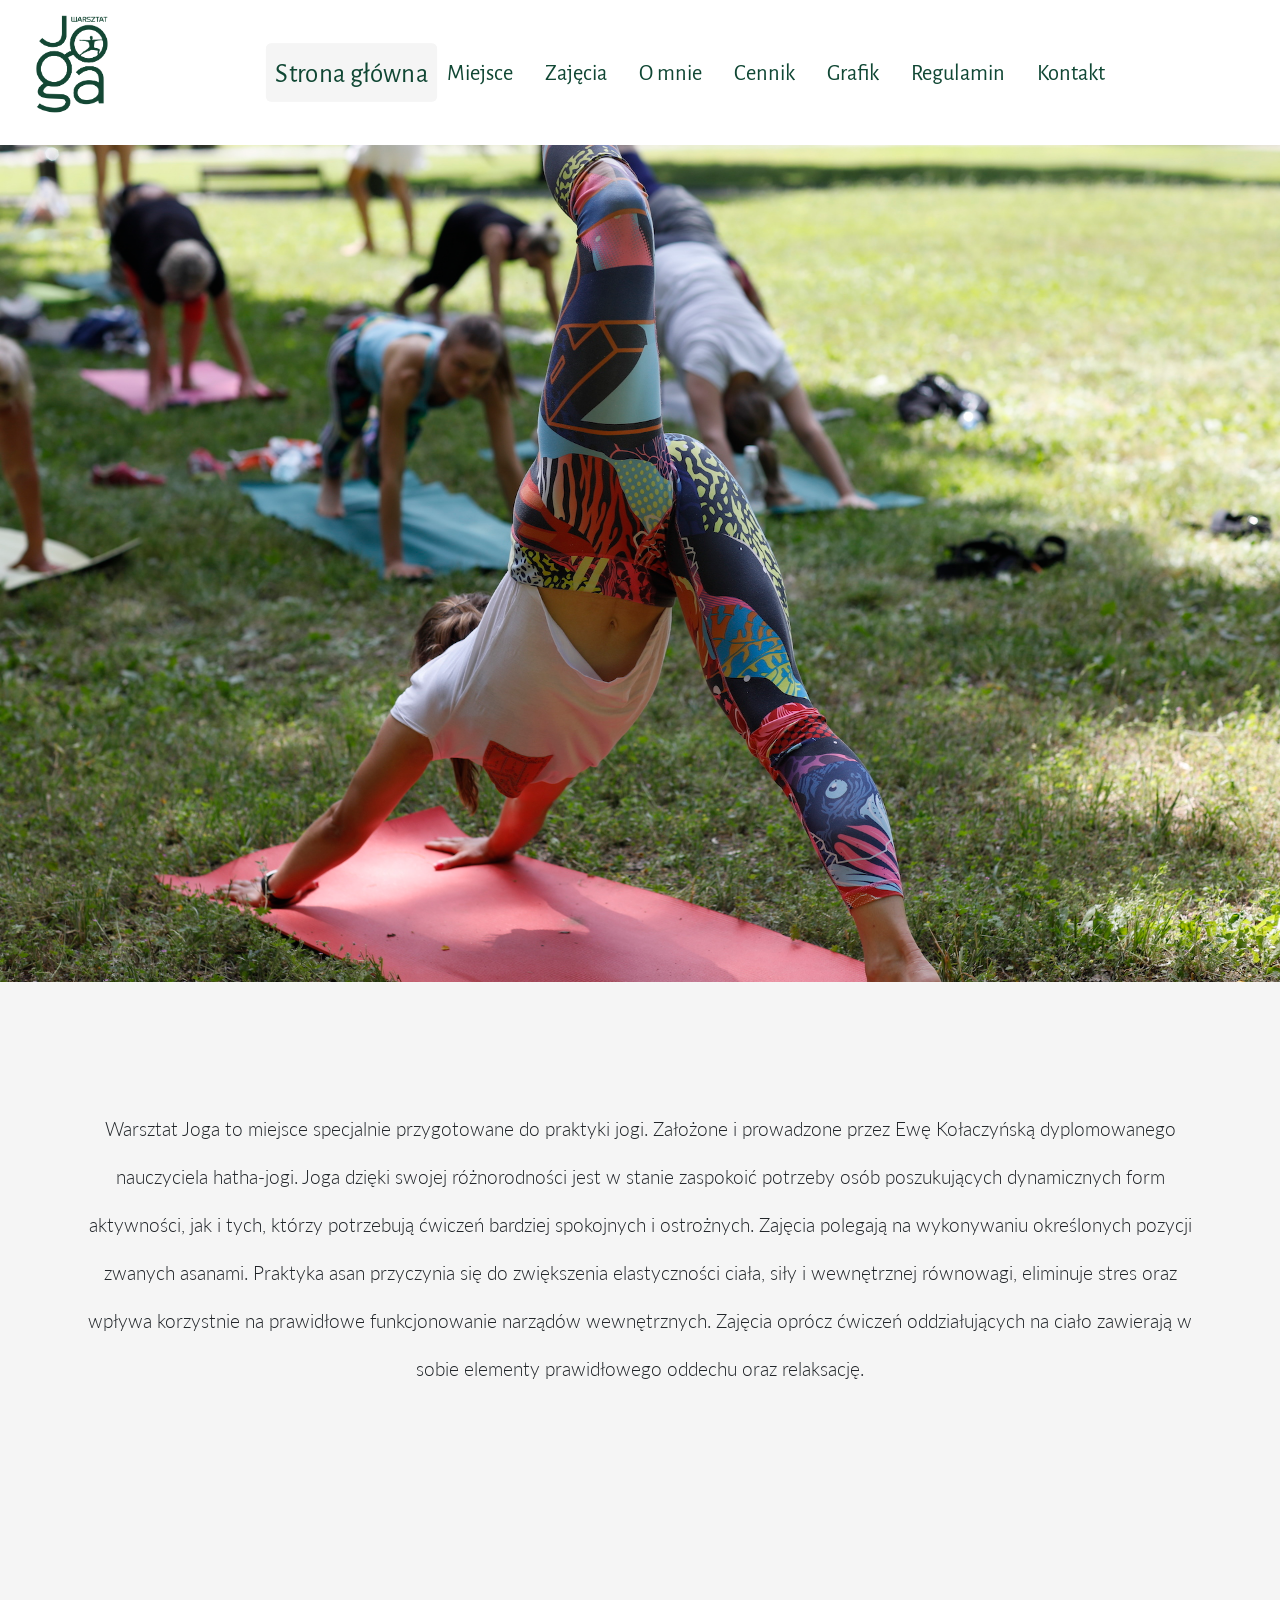
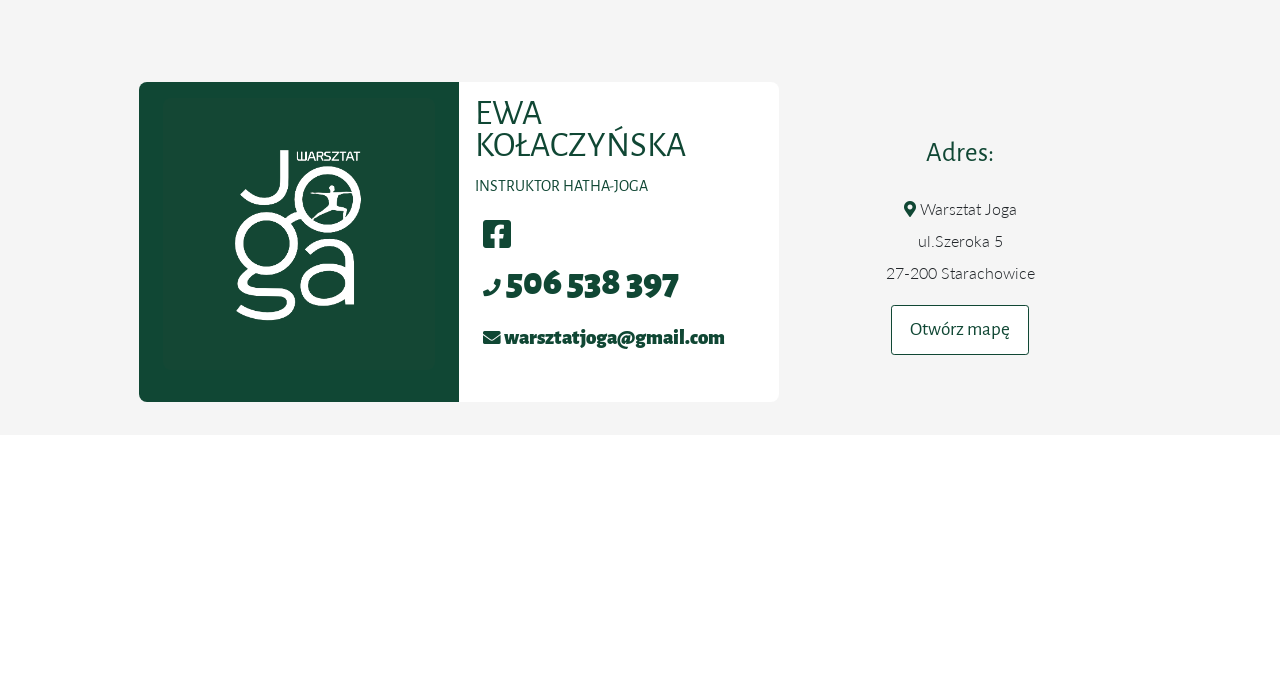
<file: index.html>
<!DOCTYPE html>
<html lang="en">

<head>
    <meta charset="UTF-8">
    <meta name="viewport" content="width=device-width, initial-scale=1.0">
    <meta http-equiv="X-UA-Compatible" content="ie=edge">
    <title>Warsztat Joga</title>
    <link rel="icon" type="image/png" href="images/favicon.ico">
    <link
        href="https://fonts.googleapis.com/css2?family=Alegreya+Sans:wght@300;400;700&family=Lato:ital,wght@0,300;0,400;1,300&display=swap"
        rel="stylesheet">
    <link href="https://use.fontawesome.com/releases/v5.0.8/css/all.css" rel="stylesheet">
    <link href="vendor/bootstrap.min.css" rel="stylesheet">
    <link rel="stylesheet" href="style.css">

</head>

<body>
    <!-- Navbar -->
    <nav class="navbar navbar-expand-xl">
        <a href="index.html"><img class="logo" src="images/logo-white.png" alt="logo"></a>
        <button class="navbar-toggler navbar-light" type="button" data-toggle="collapse" data-target="#navbarContent">
            <span class="navbar-toggler-icon"></span>
        </button>
        <div class="collapse navbar-collapse" id="navbarContent">
            <div class="navbar-nav">
                <a href="index.html" class="nav-item nav-link active">Strona główna</a>
                <a href="place.html" class="nav-item nav-link">Miejsce</a>
                <a href="our-offer.html" class="nav-item nav-link">Zajęcia</a>
                <a href="about-me.html" class="nav-item nav-link">O mnie</a>
                <a href="price-list.html" class="nav-item nav-link">Cennik</a>
                <a href="rooster.html" class="nav-item nav-link">Grafik</a>
                <a href="regulations.html" class="nav-item nav-link">Regulamin</a>
                <a href="contact.html" class="nav-item nav-link">Kontakt</a>
            </div>
        </div>
    </nav>

    <section class="top">
        <!-- Top -->
        <hr>
        <div class="wrap">
            <img class="background" src="images/main1.jpg" alt="img">
            <img class="background" src="images/main2.jpg" alt="img">
        </div>
        <div class="bg-grey">
            <div class="container about-joga-text">
                <p>
                    Warsztat Joga to miejsce specjalnie przygotowane do praktyki jogi. Założone i prowadzone przez Ewę
                    Kołaczyńską dyplomowanego nauczyciela hatha-jogi.
                    Joga dzięki swojej różnorodności jest w stanie zaspokoić potrzeby osób poszukujących dynamicznych
                    form aktywności, jak i tych, którzy potrzebują ćwiczeń bardziej spokojnych i ostrożnych.
                    Zajęcia polegają na wykonywaniu określonych pozycji zwanych asanami. Praktyka asan przyczynia się do
                    zwiększenia elastyczności ciała, siły i wewnętrznej równowagi, eliminuje stres oraz wpływa
                    korzystnie na prawidłowe funkcjonowanie narządów wewnętrznych. Zajęcia oprócz ćwiczeń oddziałujących
                    na ciało zawierają w sobie elementy prawidłowego oddechu oraz relaksację.
                </p>
            </div>
        </div>

        <!-- Footer -->
        <footer class="container-fluid">
            <div class="row site-footer">
                <div class="footer-col logo-col">
                    <a href="contact.html"><img class="logo-green" src="images/logo-green.png" alt="logo"></a>
                </div>
                <div class="footer-col contact-col">
                    <h2>EWA <br> KOŁACZYŃSKA</h2>
                    <h3 class="text-uppercase">Instruktor hatha-joga</h3>
                    <a href="https://www.facebook.com/warsztatjoga" target="_blank"><i
                            class="fab fa-facebook-square bottle-green facebook-icon"></i><a><br>
                            <a class="phone" href="tel:506538397">
                                <i class="fas fa-phone bottle-green phone-icon"><span class="phone-nr">
                                        506 538 397</span></i>
                            </a><br>
                            <a class="email" href="mailto:ewakolaczynska@gmail.com">
                                <i class="fas fa-envelope bottle-green email-icon"><span class="email-address">
                                        warsztatjoga@gmail.com</span></i>
                            </a><br>
                </div>
                <div class="footer-col  address-col">
                    <h2>Adres:</h2>
                    <p>
                        <i class="fas fa-map-marker-alt bottle-green"></i>
                        Warsztat Joga <br>
                        ul.Szeroka 5 <br> 27-200 Starachowice
                    </p>
                    <div class="button">
                        <a href="https://g.page/warsztatjoga?share" target="_blank"><button class="map-button"> Otwórz
                                mapę</button></a>
                    </div>
                </div>
        </footer>
    </section>

    <!-- Copyright -->
    <section class="container-fluid text-center copyright">
        &copy; Copyright 2020 Warsztat Joga Wszelkie prawa zastrzeżone
        <span class="d-block copyright-designed">Designed by Agnieszka Fila</span>
    </section>

    <script src="https://code.jquery.com/jquery-3.4.1.slim.min.js"
        integrity="sha384-J6qa4849blE2+poT4WnyKhv5vZF5SrPo0iEjwBvKU7imGFAV0wwj1yYfoRSJoZ+n" crossorigin="anonymous">
        </script>
    <script src="https://cdn.jsdelivr.net/npm/popper.js@1.16.0/dist/umd/popper.min.js"
        integrity="sha384-Q6E9RHvbIyZFJoft+2mJbHaEWldlvI9IOYy5n3zV9zzTtmI3UksdQRVvoxMfooAo" crossorigin="anonymous">
        </script>
    <script src="https://stackpath.bootstrapcdn.com/bootstrap/4.4.1/js/bootstrap.min.js"
        integrity="sha384-wfSDF2E50Y2D1uUdj0O3uMBJnjuUD4Ih7YwaYd1iqfktj0Uod8GCExl3Og8ifwB6" crossorigin="anonymous">
        </script>

</body>

</html>
</file>
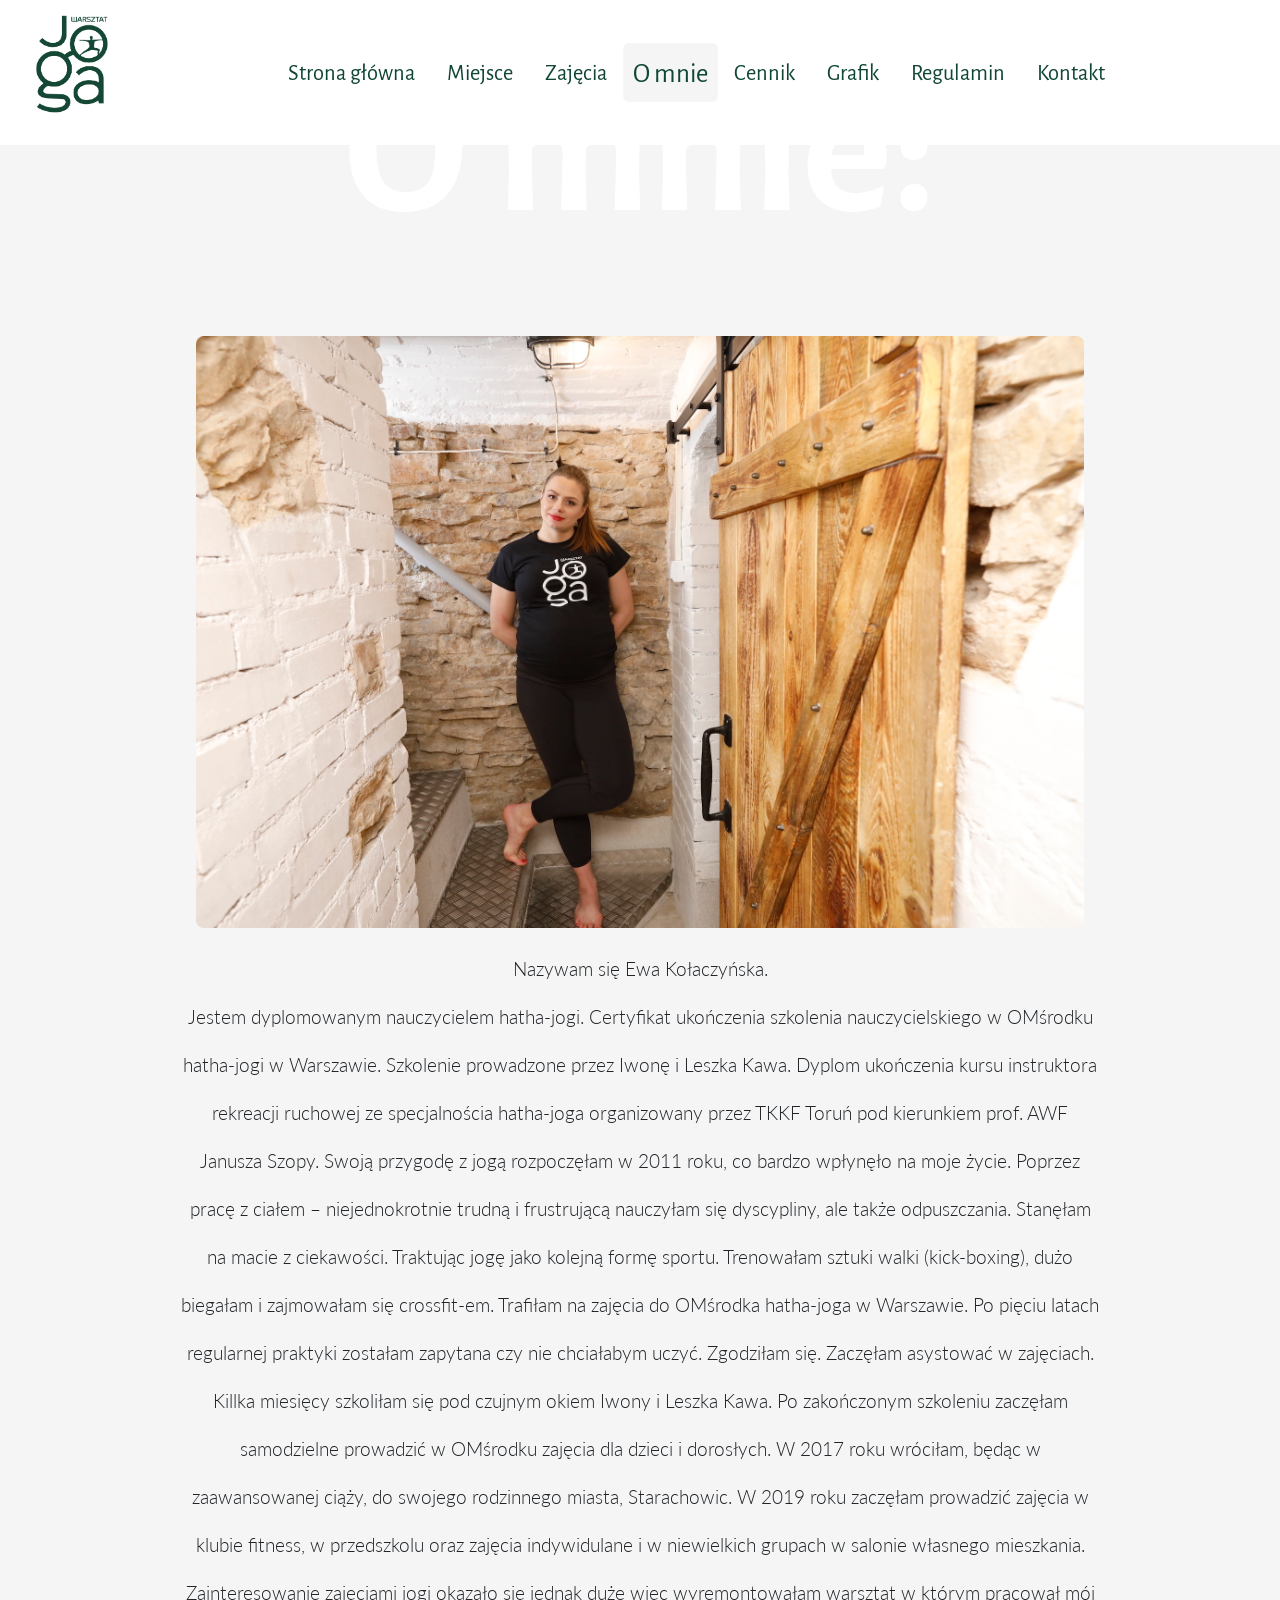
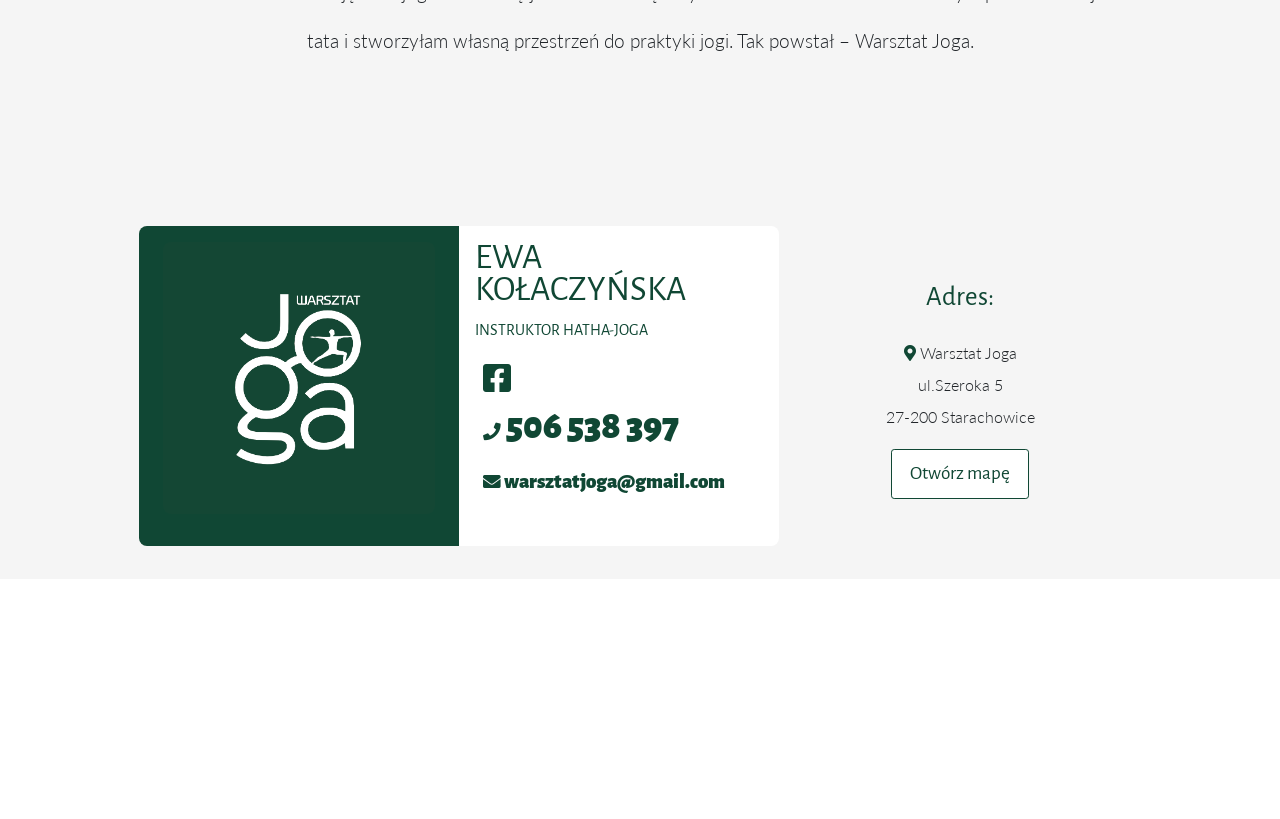
<file: about-me.html>
<!DOCTYPE html>
<html lang="en">

<head>
    <meta charset="UTF-8">
    <meta name="viewport" content="width=device-width, initial-scale=1.0">
    <meta http-equiv="X-UA-Compatible" content="ie=edge">
    <link rel="icon" type="image/png" href="images/favicon.ico">
    <link href="https://fonts.googleapis.com/css2?family=Alegreya+Sans:wght@300;400;700&family=Lato:ital,wght@0,300;0,400;1,300&display=swap" rel="stylesheet">
    <link href="https://use.fontawesome.com/releases/v5.0.8/css/all.css" rel="stylesheet">
    <link href="vendor/bootstrap.min.css" rel="stylesheet">
    <link rel="stylesheet" href="style.css">
    <title>Warsztat Joga</title>
</head>

<body>
    <!-- Navbar -->
    <nav class="navbar navbar-expand-xl">
        <a href="index.html"><img class="logo" src="images/logo-white.png" alt="logo"></a>
        <button class="navbar-toggler navbar-light" type="button" data-toggle="collapse" data-target="#navbarContent">
            <span class="navbar-toggler-icon"></span>
        </button>
        <div class="collapse navbar-collapse" id="navbarContent">
            <div class="navbar-nav">
                <a href="index.html" class="nav-item nav-link">Strona główna</a>
                <a href="place.html" class="nav-item nav-link">Miejsce</a>
                <a href="our-offer.html" class="nav-item nav-link">Zajęcia</a>
                <a href="about-me.html" class="nav-item nav-link active">O mnie</a>
                <a href="price-list.html" class="nav-item nav-link">Cennik</a>
                <a href="rooster.html" class="nav-item nav-link">Grafik</a>
                <a href="regulations.html" class="nav-item nav-link">Regulamin</a>
                <a href="contact.html" class="nav-item nav-link">Kontakt</a>
            </div>
        </div>
    </nav>

    <section class="top">
        <!-- About me -->
        <h1>O mnie:</h1>
        <div class="container">
            <div class="row about-me">
                <div class="col">
                    <img class="my-picture" src="images/ewa.jpg" alt="ewa">
                </div>
                <div class=" text-about-me">
                Nazywam się Ewa Kołaczyńska. <br>
                Jestem dyplomowanym nauczycielem hatha-jogi.
                Certyfikat ukończenia szkolenia nauczycielskiego w OMśrodku hatha-jogi w Warszawie. Szkolenie
                prowadzone
                przez Iwonę i Leszka Kawa.
                Dyplom ukończenia kursu instruktora rekreacji ruchowej ze specjalnościa hatha-joga organizowany
                przez
                TKKF Toruń pod kierunkiem prof. AWF Janusza Szopy.
                Swoją przygodę z jogą rozpoczęłam w 2011 roku, co bardzo wpłynęło na moje życie. Poprzez pracę z
                ciałem –
                niejednokrotnie trudną i frustrującą nauczyłam się dyscypliny, ale także odpuszczania. Stanęłam na
                macie
                z ciekawości. Traktując jogę jako kolejną formę sportu. Trenowałam sztuki walki (kick-boxing), dużo
                biegałam i zajmowałam się crossfit-em. Trafiłam na zajęcia do OMśrodka hatha-joga w Warszawie. Po
                pięciu
                latach regularnej praktyki zostałam zapytana czy nie chciałabym uczyć. Zgodziłam się. Zaczęłam
                asystować
                w zajęciach. Killka miesięcy szkoliłam się pod czujnym okiem Iwony i Leszka Kawa. Po zakończonym
                szkoleniu zaczęłam samodzielne prowadzić w OMśrodku zajęcia dla dzieci i dorosłych. W 2017 roku
                wróciłam, będąc w zaawansowanej ciąży, do swojego rodzinnego miasta, Starachowic. W 2019 roku
                zaczęłam
                prowadzić zajęcia w klubie fitness, w przedszkolu oraz zajęcia indywidulane i w niewielkich grupach
                w
                salonie własnego mieszkania. Zainteresowanie zajęciami jogi okazało się jednak duże więc
                wyremontowałam
                warsztat w którym pracował mój tata i stworzyłam własną przestrzeń do praktyki jogi. Tak powstał –
                Warsztat Joga.
                </div>
            </div>
        </div>
    </div>
        <!-- Footer -->
        <footer class="container-fluid">
            <div class="row site-footer">
                <div class="footer-col logo-col">
                    <a href="contact.html"><img class="logo-green" src="images/logo-green.png" alt="logo"></a>
                </div>
                <div class="footer-col contact-col">
                    <h2>EWA <br> KOŁACZYŃSKA</h2>
                    <h3 class="text-uppercase">Instruktor hatha-joga</h3>
                    <a href="https://www.facebook.com/warsztatjoga" target="_blank"><i
                            class="fab fa-facebook-square bottle-green facebook-icon"></i><a><br>
                            <a class="phone" href="tel:506538397">
                                <i class="fas fa-phone bottle-green phone-icon"><span class="phone-nr">
                                        506 538 397</span></i>
                            </a><br>
                            <a class="email" href="mailto:ewakolaczynska@gmail.com">
                                <i class="fas fa-envelope bottle-green email-icon"><span class="email-address">
                                        warsztatjoga@gmail.com</span></i>
                            </a><br>
                </div>
                <div class="footer-col  address-col">
                    <h2>Adres:</h2>
                    <p>
                        <i class="fas fa-map-marker-alt bottle-green"></i>
                        Warsztat Joga <br>
                        ul.Szeroka 5 <br> 27-200 Starachowice
                    </p>
                    <div class="button">
                        <a href="https://g.page/warsztatjoga?share" target="_blank"><button class="map-button"> Otwórz
                                mapę</button></a>
                    </div>
                </div>
        </footer>
    </section>

    <!-- Copyright -->
    <section class="container-fluid text-center copyright">
        &copy; Copyright 2020 Warsztat Joga Wszelkie prawa zastrzeżone
        <span class="d-block copyright-designed">Designed by Agnieszka Fila</span>
    </section>

    <script src="https://code.jquery.com/jquery-3.4.1.slim.min.js"
        integrity="sha384-J6qa4849blE2+poT4WnyKhv5vZF5SrPo0iEjwBvKU7imGFAV0wwj1yYfoRSJoZ+n" crossorigin="anonymous">
        </script>
    <script src="https://cdn.jsdelivr.net/npm/popper.js@1.16.0/dist/umd/popper.min.js"
        integrity="sha384-Q6E9RHvbIyZFJoft+2mJbHaEWldlvI9IOYy5n3zV9zzTtmI3UksdQRVvoxMfooAo" crossorigin="anonymous">
        </script>
    <script src="https://stackpath.bootstrapcdn.com/bootstrap/4.4.1/js/bootstrap.min.js"
        integrity="sha384-wfSDF2E50Y2D1uUdj0O3uMBJnjuUD4Ih7YwaYd1iqfktj0Uod8GCExl3Og8ifwB6" crossorigin="anonymous">
        </script>

</body>

</html>
</file>
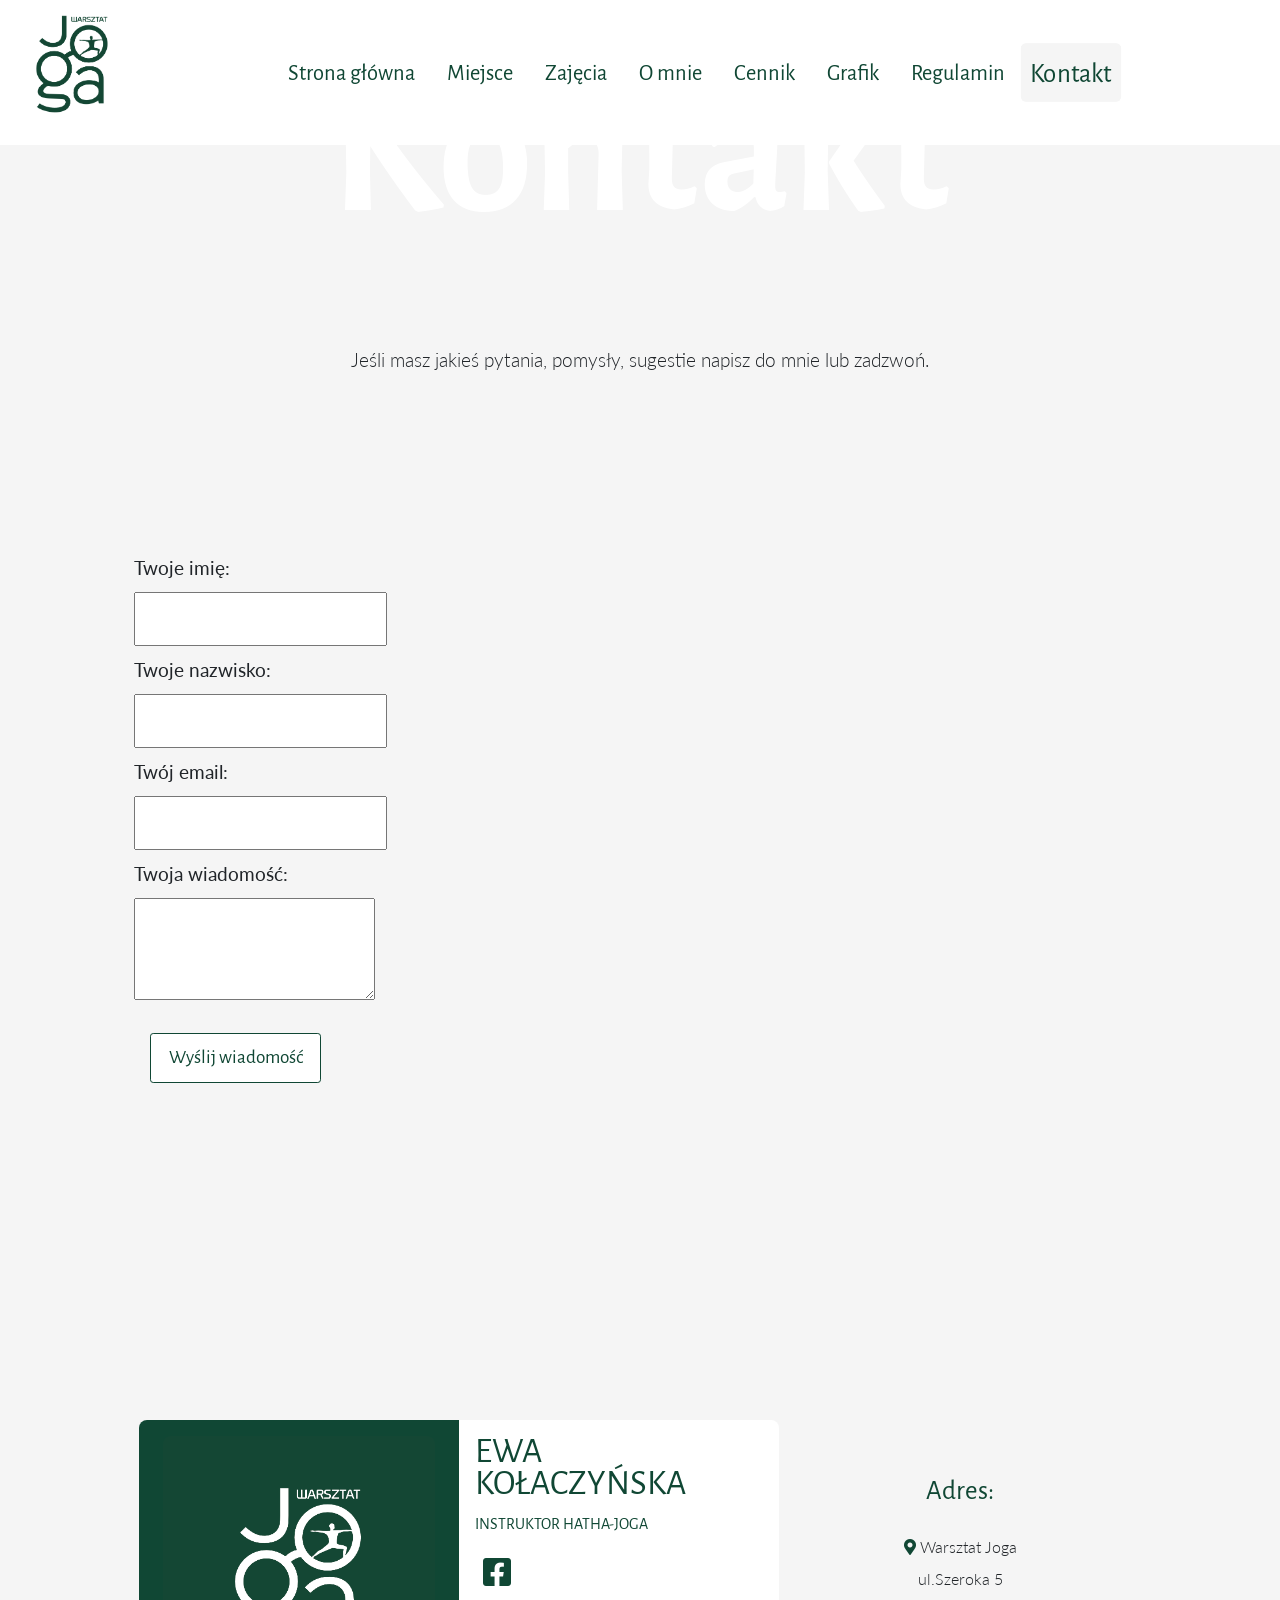
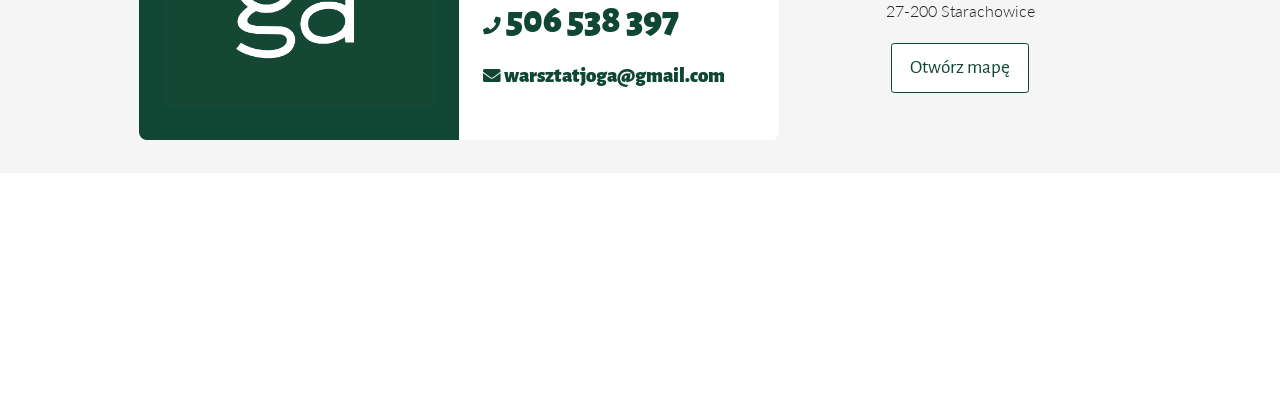
<file: contact.html>
<!DOCTYPE html>
<html lang="en">

<head>
    <meta charset="UTF-8">
    <meta name="viewport" content="width=device-width, initial-scale=1.0">
    <meta http-equiv="X-UA-Compatible" content="ie=edge">
    <title>Warsztat Joga</title>
    <link rel="icon" type="image/png" href="images/favicon.ico">
    <link
        href="https://fonts.googleapis.com/css2?family=Alegreya+Sans:wght@300;400&family=Lato:ital,wght@0,300;0,400;1,300&display=swap"
        rel="stylesheet">
    <link href="https://use.fontawesome.com/releases/v5.0.8/css/all.css" rel="stylesheet">
    <link href="vendor/bootstrap.min.css" rel="stylesheet">
    <link rel="stylesheet" href="style.css">
</head>

<body>
    <!-- Navbar -->
    <nav class="navbar navbar-expand-xl">
        <a href="index.html"><img class="logo" src="images/logo-white.png" alt="logo"></a>
        <button class="navbar-toggler navbar-light" type="button" data-toggle="collapse" data-target="#navbarContent">
            <span class="navbar-toggler-icon"></span>
        </button>
        <div class="collapse navbar-collapse" id="navbarContent">
            <div class="navbar-nav">
                <a href="index.html" class="nav-item nav-link">Strona główna</a>
                <a href="place.html" class="nav-item nav-link">Miejsce</a>
                <a href="our-offer.html" class="nav-item nav-link">Zajęcia</a>
                <a href="about-me.html" class="nav-item nav-link">O mnie</a>
                <a href="price-list.html" class="nav-item nav-link">Cennik</a>
                <a href="rooster.html" class="nav-item nav-link">Grafik</a>
                <a href="regulations.html" class="nav-item nav-link">Regulamin</a>
                <a href="contact.html" class="nav-item nav-link active">Kontakt</a>
            </div>
        </div>
    </nav>
    <section class="top">
        <!-- Formularz -->
        <div class="contact d-block text-center">
            <h1>Kontakt</h1>
            <p>Jeśli masz jakieś pytania, pomysły, sugestie napisz do mnie lub zadzwoń.</p>
        </div>
        <section class="contact">
            <div class="container form">
                <form action="">
                    <label for="name">Twoje imię:</label><br>
                    <input type="text" id="name"><br>
                    <label for="name">Twoje nazwisko:</label><br>
                    <input type="text" id="name"><br>
                    <label for="email">Twój email:</label><br>
                    <input type="email" id="email" required><br>
                    <label for="name">Twoja wiadomość:</label><br>
                    <textarea id="message" required></textarea><br>
                    <button type="submit">Wyślij wiadomość</button>
                </form>
            </div>
        </section>
        <!-- Footer -->
        <footer class="container-fluid">
            <div class="row site-footer">
                <div class="footer-col logo-col">
                    <a href="contact.html"><img class="logo-green" src="images/logo-green.png" alt="logo"></a>
                </div>
                <div class="footer-col contact-col">
                    <h2>EWA <br> KOŁACZYŃSKA</h2>
                    <h3 class="text-uppercase">Instruktor hatha-joga</h3>
                    <a href="https://www.facebook.com/warsztatjoga" target="_blank"><i
                            class="fab fa-facebook-square bottle-green facebook-icon"></i><a><br>
                            <a class="phone" href="tel:506538397">
                                <i class="fas fa-phone bottle-green phone-icon"><span class="phone-nr">
                                        506 538 397</span></i>
                            </a><br>
                            <a class="email" href="mailto:ewakolaczynska@gmail.com">
                                <i class="fas fa-envelope bottle-green email-icon"><span class="email-address">
                                        warsztatjoga@gmail.com</span></i>
                            </a><br>
                </div>
                <div class="footer-col  address-col">
                    <h2>Adres:</h2>
                    <p>
                        <i class="fas fa-map-marker-alt bottle-green"></i>
                        Warsztat Joga <br>
                        ul.Szeroka 5 <br> 27-200 Starachowice
                    </p>
                    <div class="button">
                        <a href="https://g.page/warsztatjoga?share" target="_blank"><button class="map-button"> Otwórz
                                mapę</button></a>
                    </div>
                </div>
        </footer>
    </section>

    <!-- Copyright -->
    <section class="container-fluid text-center copyright">
        &copy; Copyright 2020 Warsztat Joga Wszelkie prawa zastrzeżone
        <span class="d-block copyright-designed">Designed by Agnieszka Fila</span>
    </section>

    <script src="https://code.jquery.com/jquery-3.4.1.slim.min.js"
        integrity="sha384-J6qa4849blE2+poT4WnyKhv5vZF5SrPo0iEjwBvKU7imGFAV0wwj1yYfoRSJoZ+n" crossorigin="anonymous">
        </script>
    <script src="https://cdn.jsdelivr.net/npm/popper.js@1.16.0/dist/umd/popper.min.js"
        integrity="sha384-Q6E9RHvbIyZFJoft+2mJbHaEWldlvI9IOYy5n3zV9zzTtmI3UksdQRVvoxMfooAo" crossorigin="anonymous">
        </script>
    <script src="https://stackpath.bootstrapcdn.com/bootstrap/4.4.1/js/bootstrap.min.js"
        integrity="sha384-wfSDF2E50Y2D1uUdj0O3uMBJnjuUD4Ih7YwaYd1iqfktj0Uod8GCExl3Og8ifwB6" crossorigin="anonymous">
        </script>

</body>

</html>
</file>
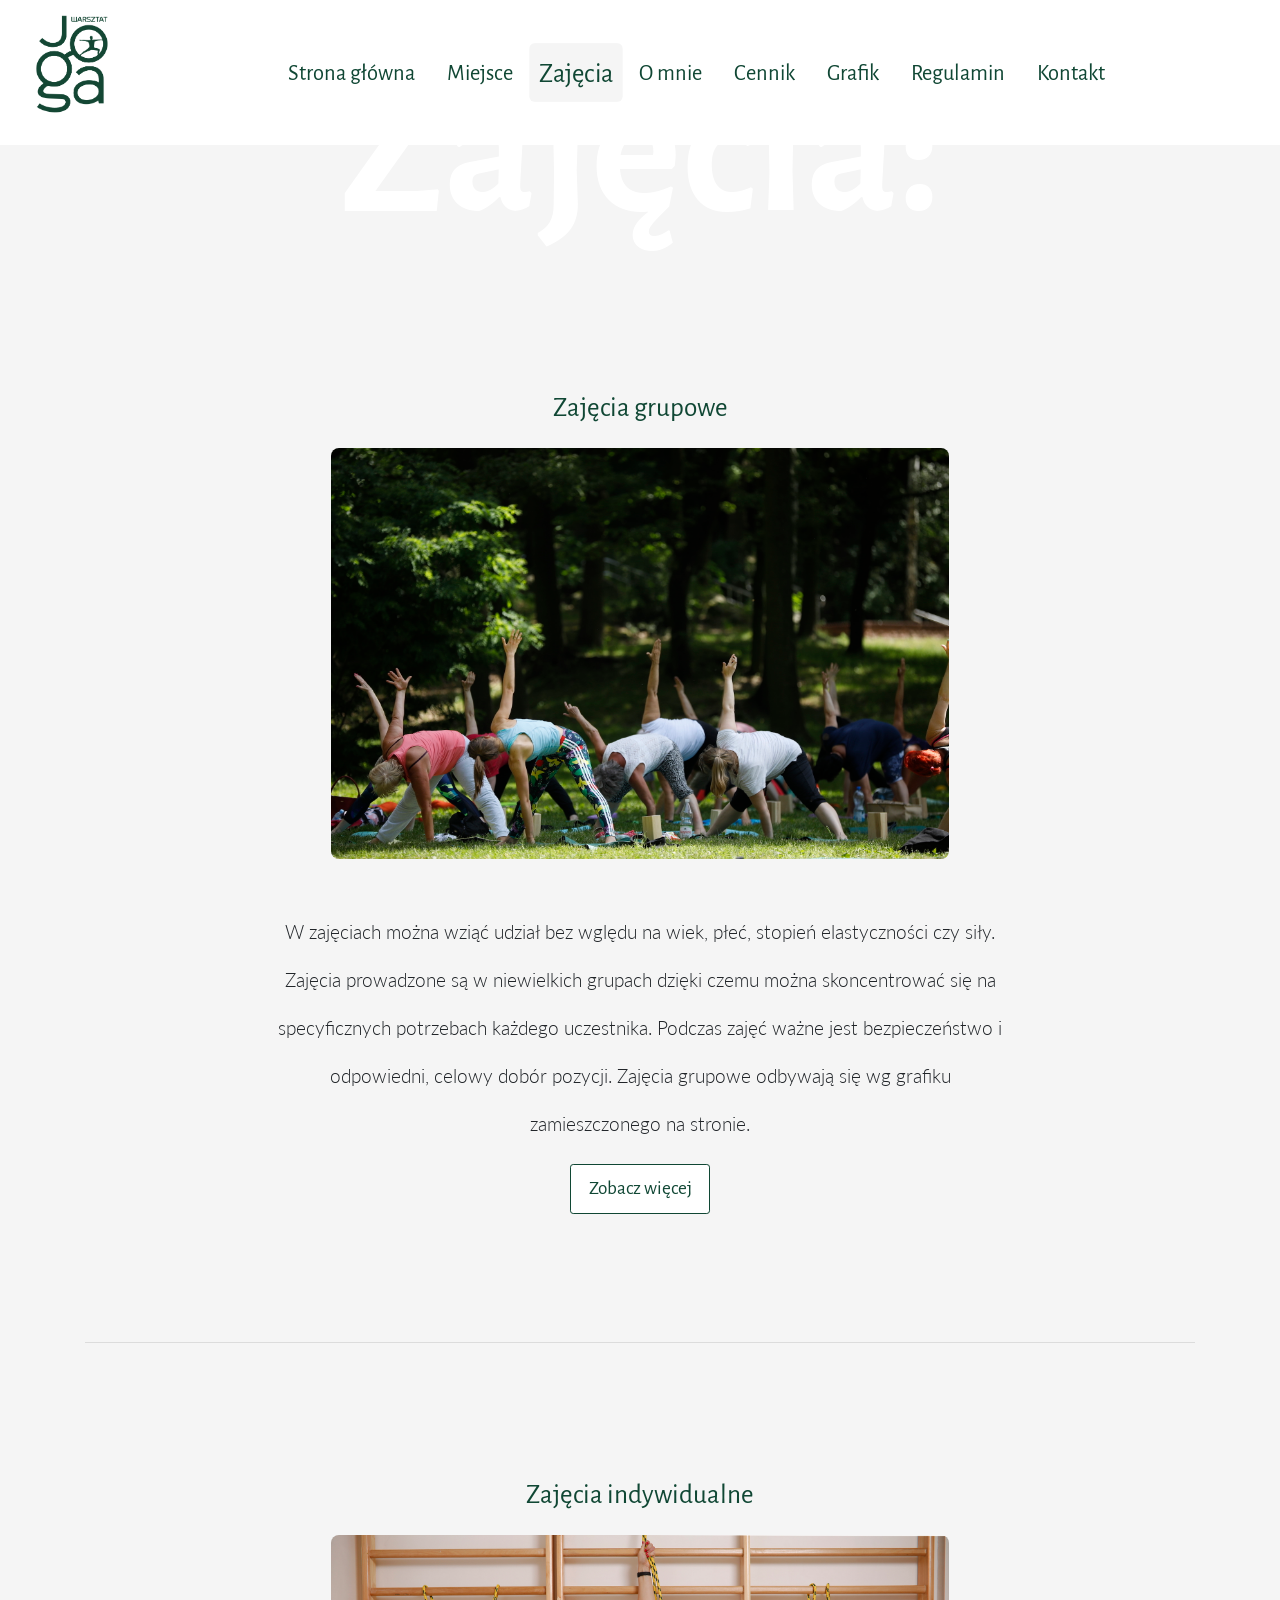
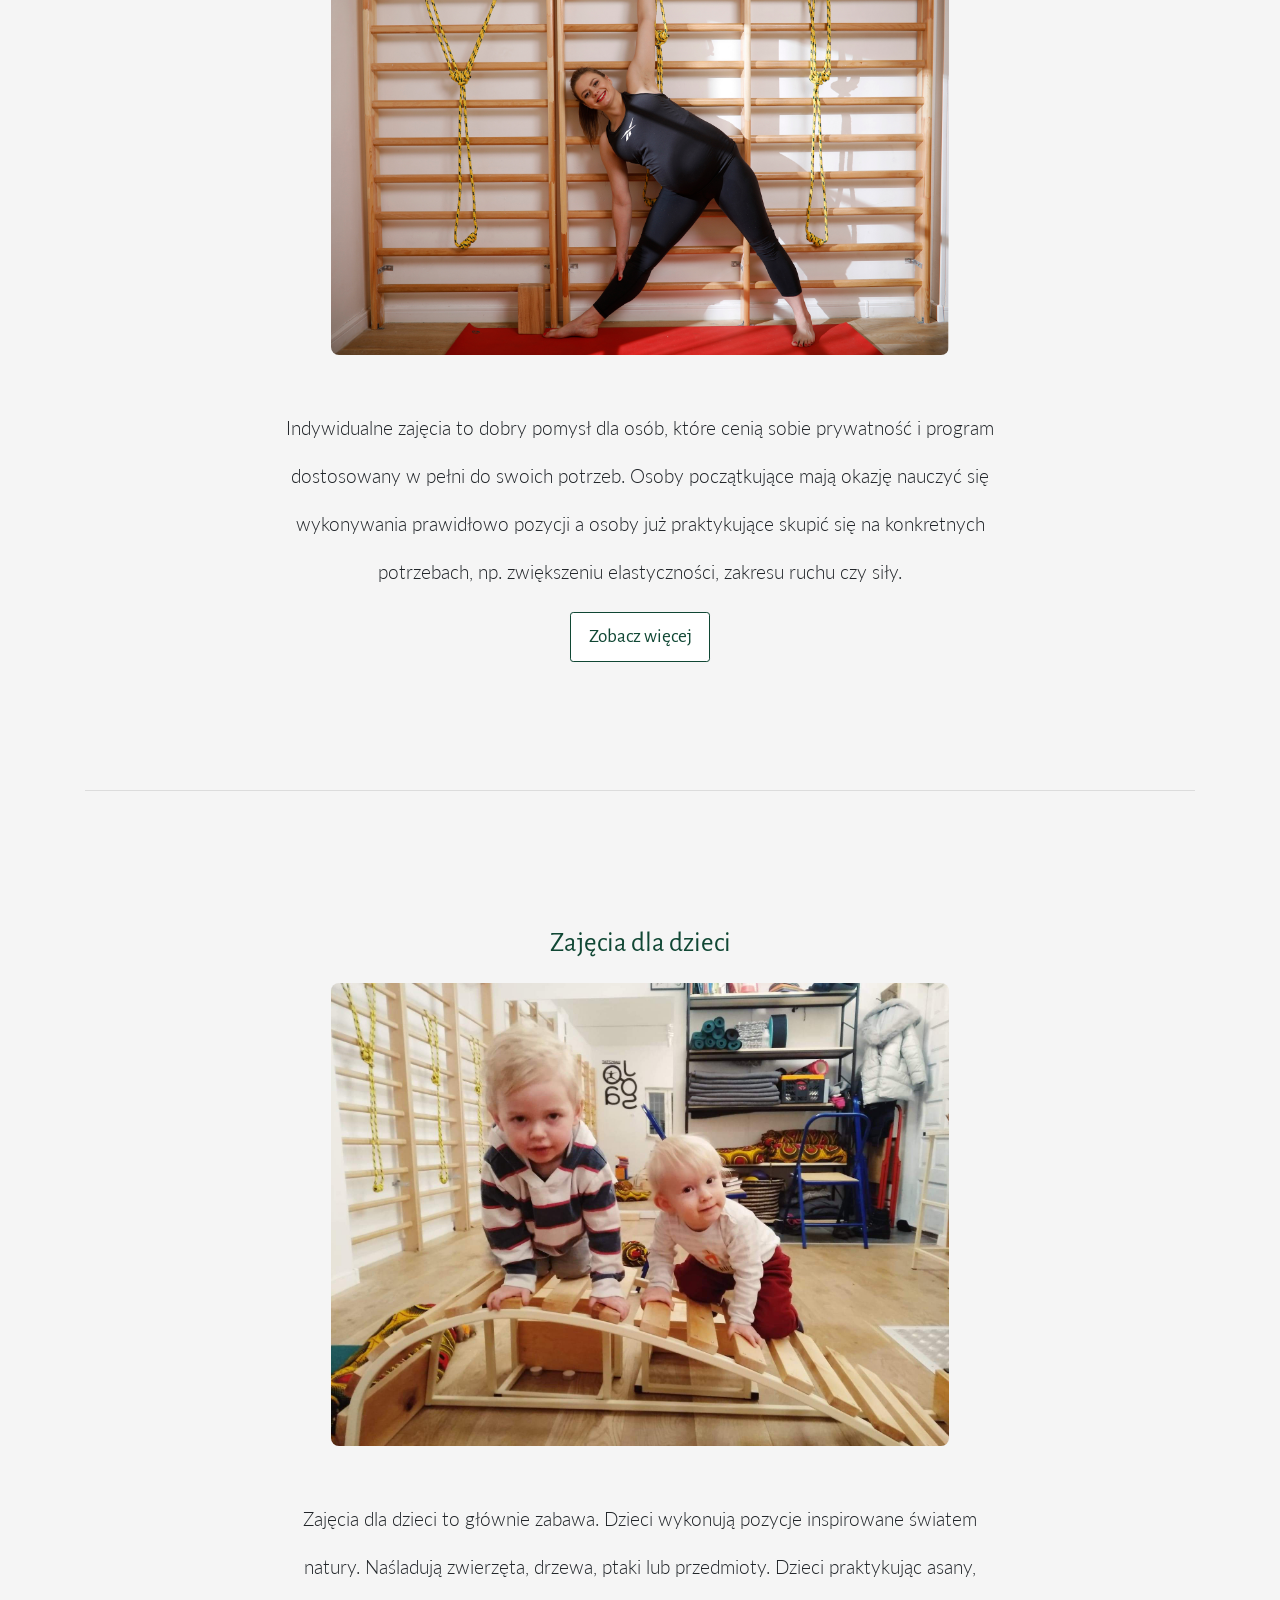
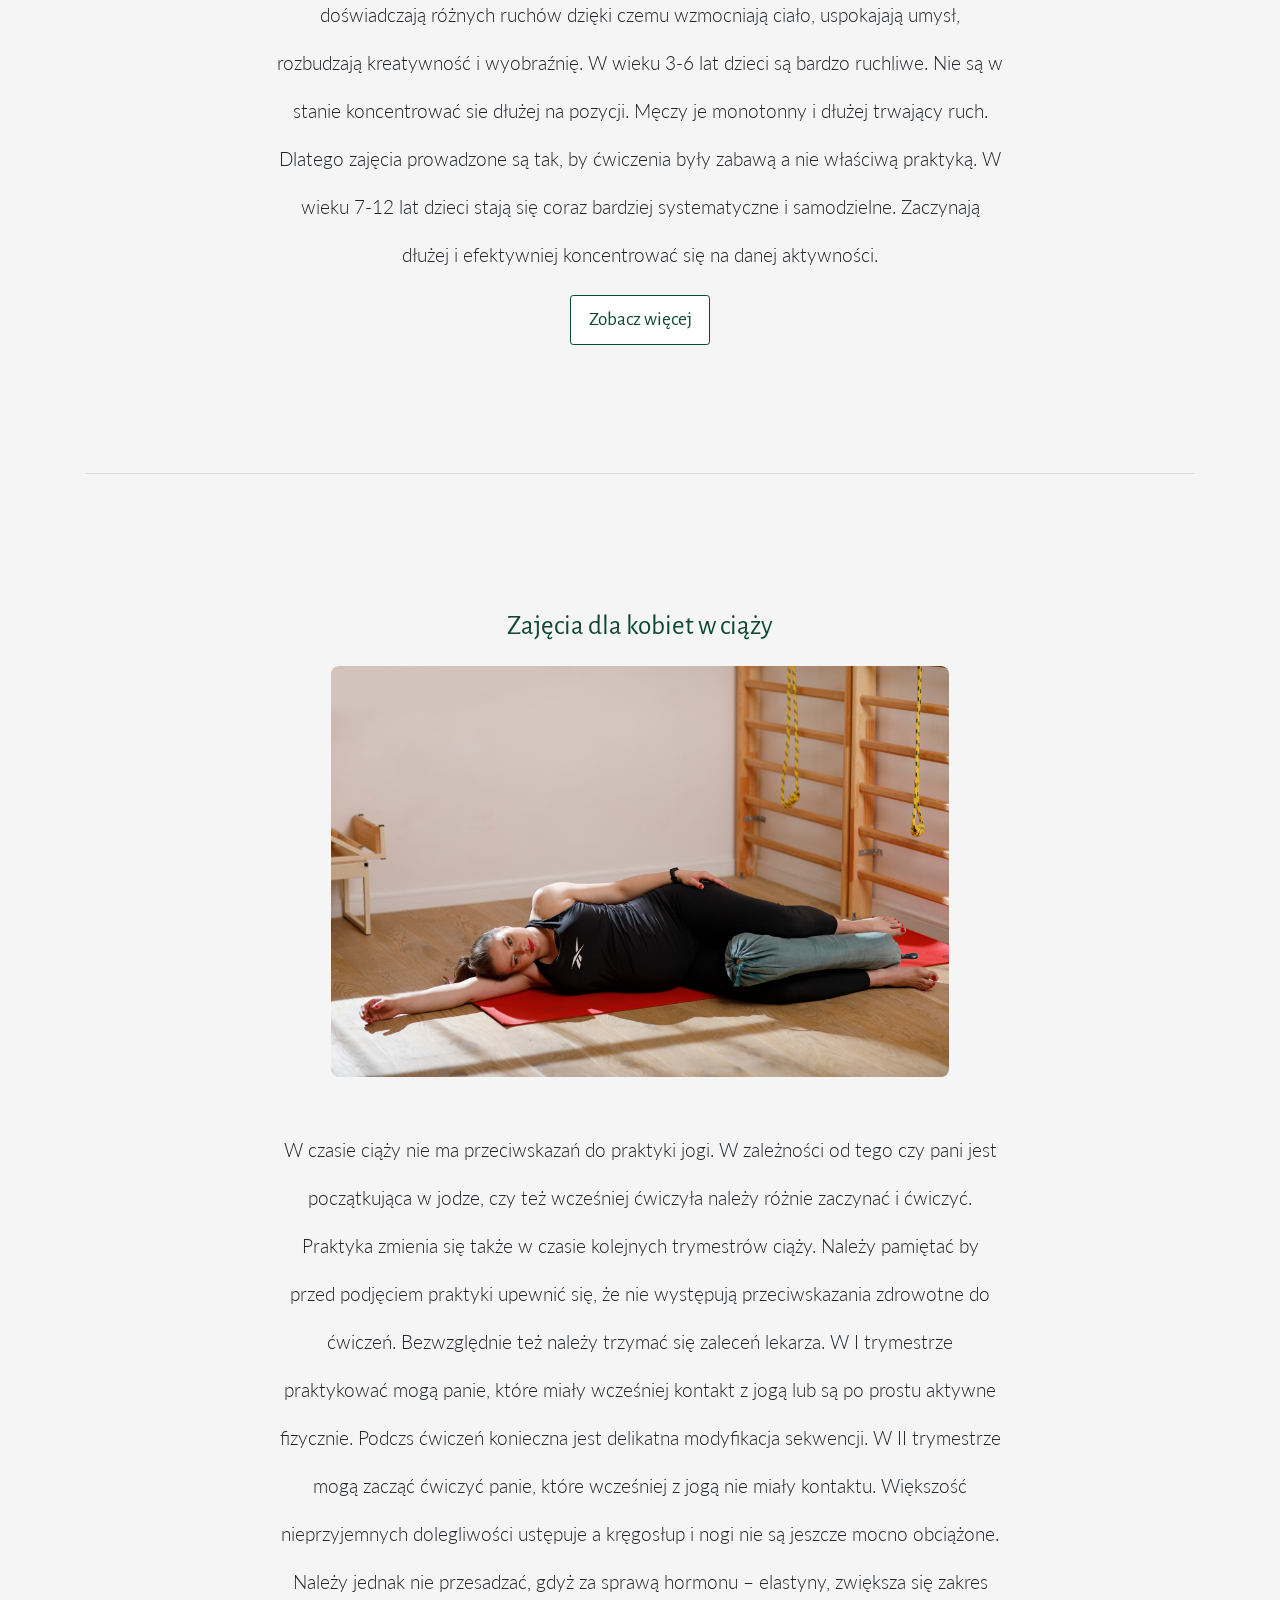
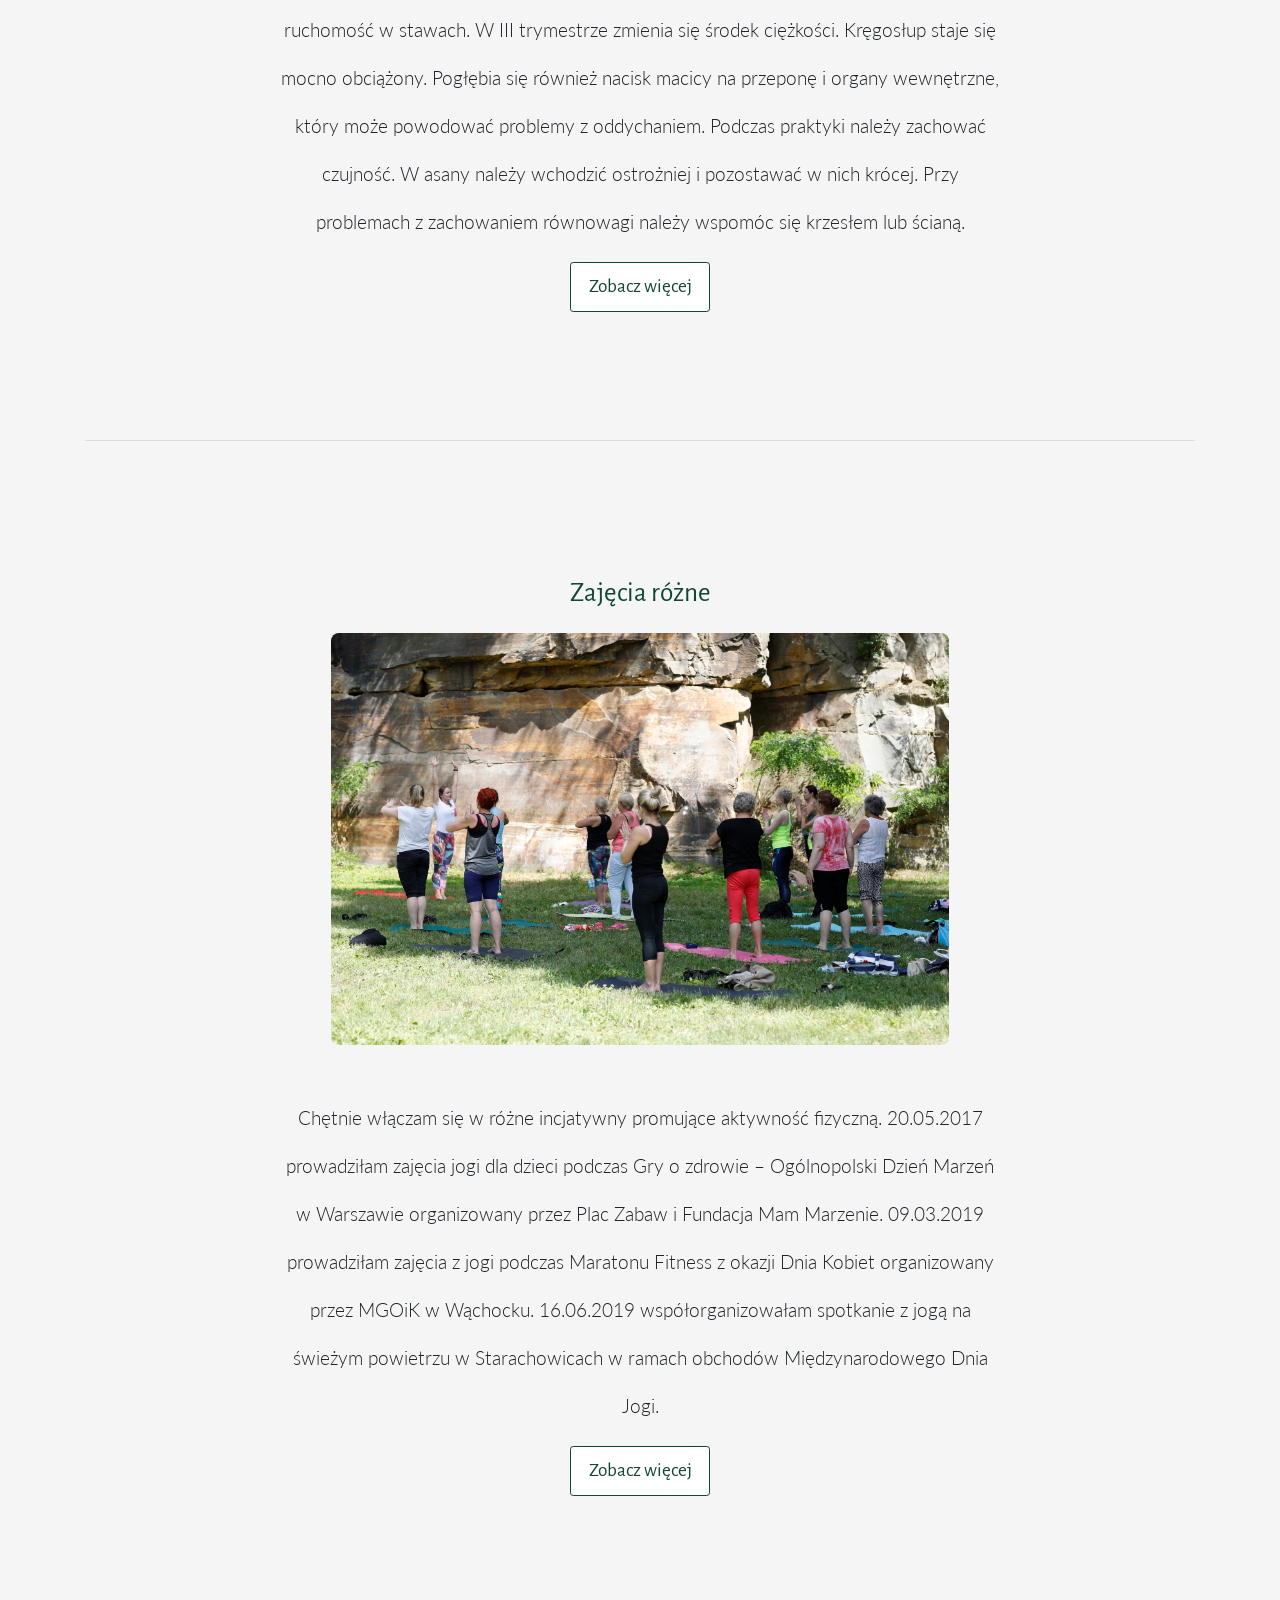
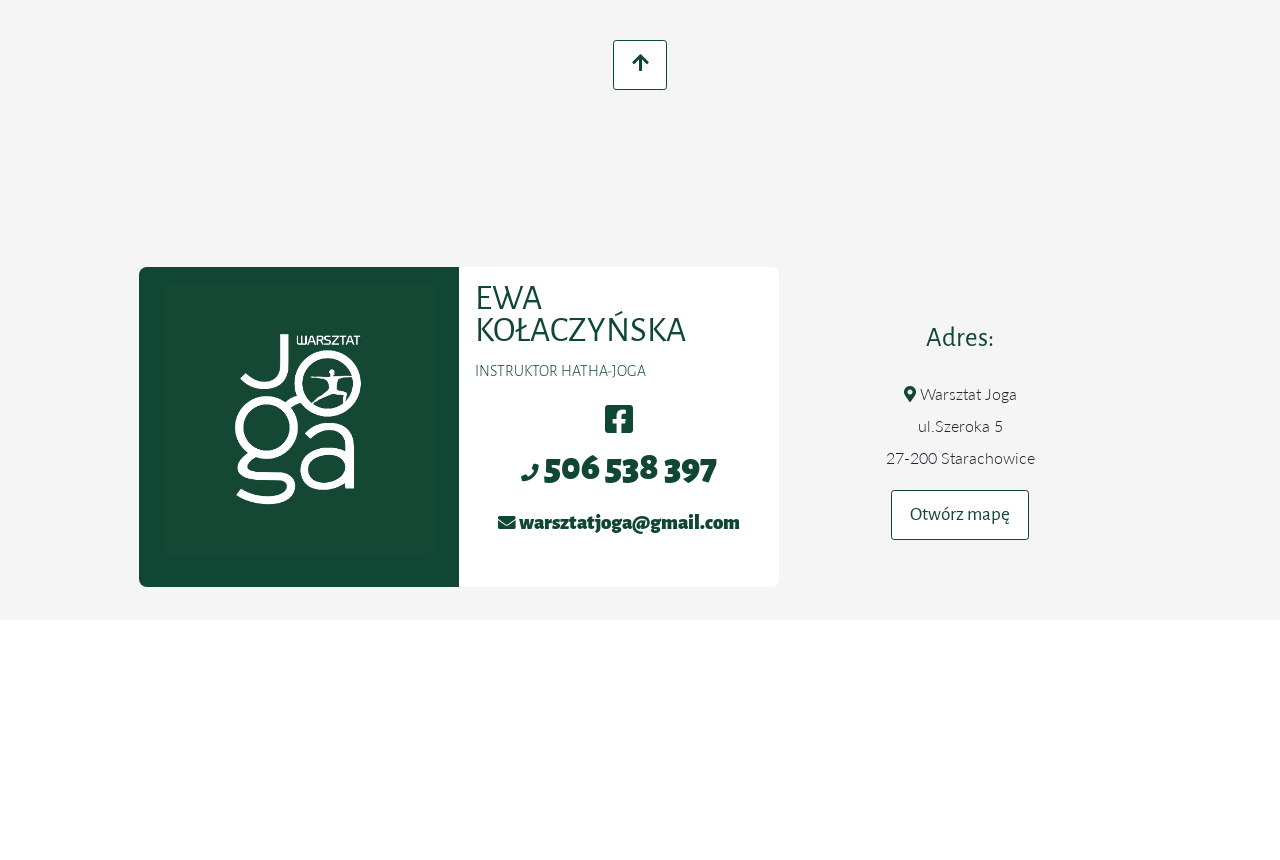
<file: our-offer.html>
<!DOCTYPE html>
<html lang="en">

<head>
    <meta charset="UTF-8">
    <meta name="viewport" content="width=device-width, initial-scale=1.0">
    <meta http-equiv="X-UA-Compatible" content="ie=edge">
    <link rel="icon" type="image/png" href="images/favicon.ico">
    <link
        href="https://fonts.googleapis.com/css2?family=Alegreya+Sans:wght@300;400;700&family=Lato:ital,wght@0,300;0,400;1,300&display=swap"
        rel="stylesheet">
    <link href="https://use.fontawesome.com/releases/v5.0.8/css/all.css" rel="stylesheet">
    <link href="vendor/bootstrap.min.css" rel="stylesheet">
    <link href="vendor/lightbox.css" rel="stylesheet">
    <link rel="stylesheet" href="style.css">
    <title>Warsztat Joga</title>
</head>

<body>
    <!-- Navbar -->
    <nav class="navbar navbar-expand-xl">
        <a href="index.html"><img class="logo" src="images/logo-white.png" alt="logo"></a>
        <button class="navbar-toggler navbar-light" type="button" data-toggle="collapse" data-target="#navbarContent">
            <span class="navbar-toggler-icon"></span>
        </button>
        <div class="collapse navbar-collapse" id="navbarContent">
            <div class="navbar-nav">
                <a href="index.html" class="nav-item nav-link">Strona główna</a>
                <a href="place.html" class="nav-item nav-link">Miejsce</a>
                <a href="our-offer.html" class="nav-item nav-link active">Zajęcia</a>
                <a href="about-me.html" class="nav-item nav-link">O mnie</a>
                <a href="price-list.html" class="nav-item nav-link">Cennik</a>
                <a href="rooster.html" class="nav-item nav-link">Grafik</a>
                <a href="regulations.html" class="nav-item nav-link">Regulamin</a>
                <a href="contact.html" class="nav-item nav-link">Kontakt</a>
            </div>
        </div>
    </nav>

    <section class="top">
        <!-- Rodzaje zajec -->
        <h1>Zajęcia:</h1>
        <div class="container our-offer">
            <div class="classes">
                <h2>Zajęcia grupowe</h2>
                <a href="images/group/group.jpg" data-lightbox="group-class"><img class="picture-class"
                        src="images/group/group.jpg" alt="group-class"></a><br>
                W zajęciach można wziąć udział bez wględu na wiek, płeć, stopień elastyczności czy siły. Zajęcia
                prowadzone są w niewielkich grupach dzięki czemu można skoncentrować się na specyficznych
                potrzebach
                każdego uczestnika. Podczas zajęć ważne jest bezpieczeństwo i odpowiedni, celowy dobór pozycji.
                Zajęcia grupowe odbywają się wg grafiku zamieszczonego na stronie. <br>
                <div>
                    <a href="images/group/group.jpg" data-lightbox="group-class"><span
                            class="button-wrapper"><button>Zobacz więcej</button></span></a>
                </div>
            </div>
            <hr>
            <div class="classes">
                <h2>Zajęcia indywidualne</h2>
                <a href="images/individual/individual.jpg" data-lightbox="individual-class"><img class="picture-class"
                        src="images/individual/individual.jpg" alt="individual-class"></a><br>
                Indywidualne zajęcia to dobry pomysł dla osób, które cenią sobie prywatność i program
                dostosowany w
                pełni do swoich potrzeb. Osoby początkujące mają okazję nauczyć się wykonywania prawidłowo
                pozycji a
                osoby już praktykujące skupić się na konkretnych potrzebach, np. zwiększeniu elastyczności,
                zakresu
                ruchu czy siły. <br>
                <div>
                    <a href="images/individual/individual.jpg" data-lightbox="individual-class"><span
                            class="button-wrapper"><button>Zobacz
                                więcej</button></span></a>
                </div>
            </div>
            <hr>
            <div class="classes">
                <h2>Zajęcia dla dzieci</h2>
                <a href="images/kids/kids.jpg" data-lightbox="kids-class"><img class="picture-class"
                        src="images/kids/kids.jpg" alt="kids-class"></a><br>
                Zajęcia dla dzieci to głównie zabawa. Dzieci wykonują pozycje inspirowane światem natury.
                Naśladują
                zwierzęta, drzewa, ptaki lub przedmioty. Dzieci praktykując asany, doświadczają różnych ruchów
                dzięki czemu wzmocniają ciało, uspokajają umysł, rozbudzają kreatywność i wyobraźnię.
                W wieku 3-6 lat dzieci są bardzo ruchliwe. Nie są w stanie koncentrować sie dłużej na pozycji.
                Męczy
                je monotonny i dłużej trwający ruch. Dlatego zajęcia prowadzone są tak, by ćwiczenia były zabawą
                a
                nie właściwą praktyką.
                W wieku 7-12 lat dzieci stają się coraz bardziej systematyczne i samodzielne. Zaczynają dłużej i
                efektywniej koncentrować się na danej aktywności. <br>
                <div>
                    <a href="images/kids/kids.jpg" data-lightbox="kids-class"><span
                            class="button-wrapper"><button>Zobacz więcej</button></span></a>
                </div>
            </div>
            <hr>
            <div class="classes">
                <h2>Zajęcia dla kobiet w ciąży</h2>
                <a href="images/pregnant/pregnant.jpg" data-lightbox="pregnant-class"><img class="picture-class"
                        src="images/pregnant/pregnant.jpg" alt="pregnant"></a><br>
                W czasie ciąży nie ma przeciwskazań do praktyki jogi. W zależności od tego czy pani jest
                początkująca w jodze, czy też wcześniej ćwiczyła należy różnie zaczynać i ćwiczyć. Praktyka
                zmienia
                się także w czasie kolejnych trymestrów ciąży.
                Należy pamiętać by przed podjęciem praktyki upewnić się, że nie występują przeciwskazania
                zdrowotne
                do ćwiczeń. Bezwzględnie też należy trzymać się zaleceń lekarza.
                W I trymestrze praktykować mogą panie, które miały wcześniej kontakt z jogą lub są po prostu
                aktywne
                fizycznie. Podczs ćwiczeń konieczna jest delikatna modyfikacja sekwencji.
                W II trymestrze mogą zacząć ćwiczyć panie, które wcześniej z jogą nie miały kontaktu. Większość
                nieprzyjemnych dolegliwości ustępuje a kręgosłup i nogi nie są jeszcze mocno obciążone. Należy
                jednak nie przesadzać, gdyż za sprawą hormonu – elastyny, zwiększa się zakres ruchomość w
                stawach.
                W III trymestrze zmienia się środek ciężkości. Kręgosłup staje się mocno obciążony. Pogłębia się
                również nacisk macicy na przeponę i organy wewnętrzne, który może powodować problemy z
                oddychaniem.
                Podczas praktyki należy zachować czujność. W asany należy wchodzić ostrożniej i pozostawać w
                nich
                krócej. Przy problemach z zachowaniem równowagi należy wspomóc się krzesłem lub ścianą. <br>
                <div>
                    <a href="images/pregnant/pregnant.jpg" data-lightbox="pregnant-class"><span
                            class="button-wrapper"><button>Zobacz
                                więcej</button></span></a>
                </div>
            </div>
            <hr>
            <div class="classes">
                <h2>Zajęcia różne</h2>
                <a href="images/outside/1.jpg" data-lightbox="outside-class"><img class="picture-class"
                        src="images/outside/1.jpg" alt="group-class"></a><br>
                Chętnie włączam się w różne incjatywny promujące aktywność fizyczną.
                20.05.2017 prowadziłam zajęcia jogi dla dzieci podczas Gry o zdrowie – Ogólnopolski Dzień Marzeń
                w
                Warszawie organizowany przez Plac Zabaw i Fundacja Mam Marzenie.
                09.03.2019 prowadziłam zajęcia z jogi podczas Maratonu Fitness z okazji Dnia Kobiet organizowany
                przez MGOiK w Wąchocku.
                16.06.2019 współorganizowałam spotkanie z jogą na świeżym powietrzu w Starachowicach w ramach
                obchodów
                Międzynarodowego Dnia Jogi. <br>
                <div>
                    <a href="images/outside/2.jpg" data-lightbox="outside-class"><span
                            class="button-wrapper"><button>Zobacz więcej</button></span></a>
                    <a href="images/outside/3.jpg" data-lightbox="outside-class"></a>
                    <a href="images/outside/4.jpg" data-lightbox="outside-class"></a>
                    <a href="images/outside/5.jpg" data-lightbox="outside-class"></a>
                    <a href="images/outside/6.jpg" data-lightbox="outside-class"></a>
                    <a href="images/outside/7.jpg" data-lightbox="outside-class"></a>
                </div>
            </div>
            <section class="go-up">
                <button class="up"><i class="fas fa-arrow-up"></i></button>
            </section>
            <!-- Footer -->
            <footer class="container-fluid">
                <div class="row site-footer">
                    <div class="footer-col logo-col">
                        <a href="contact.html"><img class="logo-green" src="images/logo-green.png" alt="logo"></a>
                    </div>
                    <div class="footer-col contact-col">
                        <h2>EWA <br> KOŁACZYŃSKA</h2>
                        <h3 class="text-uppercase">Instruktor hatha-joga</h3>
                        <a href="https://www.facebook.com/warsztatjoga" target="_blank"><i
                                class="fab fa-facebook-square bottle-green facebook-icon"></i><a><br>
                                <a class="phone" href="tel:506538397">
                                    <i class="fas fa-phone bottle-green phone-icon"><span class="phone-nr">
                                            506 538 397</span></i>
                                </a><br>
                                <a class="email" href="mailto:ewakolaczynska@gmail.com">
                                    <i class="fas fa-envelope bottle-green email-icon"><span class="email-address">
                                            warsztatjoga@gmail.com</span></i>
                                </a><br>
                    </div>
                    <div class="footer-col  address-col">
                        <h2>Adres:</h2>
                        <p>
                            <i class="fas fa-map-marker-alt bottle-green"></i>
                            Warsztat Joga <br>
                            ul.Szeroka 5 <br> 27-200 Starachowice
                        </p>
                        <div class="button">
                            <a href="https://g.page/warsztatjoga?share" target="_blank"><button class="map-button"> Otwórz
                                    mapę</button></a>
                        </div>
                    </div>
            </footer>
    </section>

    <!-- Copyright -->
    <section class="container-fluid text-center copyright">
        &copy; Copyright 2020 Warsztat Joga Wszelkie prawa zastrzeżone
        <span class="d-block copyright-designed">Designed by Agnieszka Fila</span>
    </section>

    <script src="https://code.jquery.com/jquery-3.4.1.slim.min.js"
        integrity="sha384-J6qa4849blE2+poT4WnyKhv5vZF5SrPo0iEjwBvKU7imGFAV0wwj1yYfoRSJoZ+n" crossorigin="anonymous">
        </script>
    <script src="https://cdn.jsdelivr.net/npm/popper.js@1.16.0/dist/umd/popper.min.js"
        integrity="sha384-Q6E9RHvbIyZFJoft+2mJbHaEWldlvI9IOYy5n3zV9zzTtmI3UksdQRVvoxMfooAo" crossorigin="anonymous">
        </script>
    <script src="https://stackpath.bootstrapcdn.com/bootstrap/4.4.1/js/bootstrap.min.js"
        integrity="sha384-wfSDF2E50Y2D1uUdj0O3uMBJnjuUD4Ih7YwaYd1iqfktj0Uod8GCExl3Og8ifwB6" crossorigin="anonymous">
        </script>
    <script src="vendor/lightbox-plus-jquery.js"></script>
    <script type="text/javascript" src="app.js"></script>
</body>

</html>
</file>
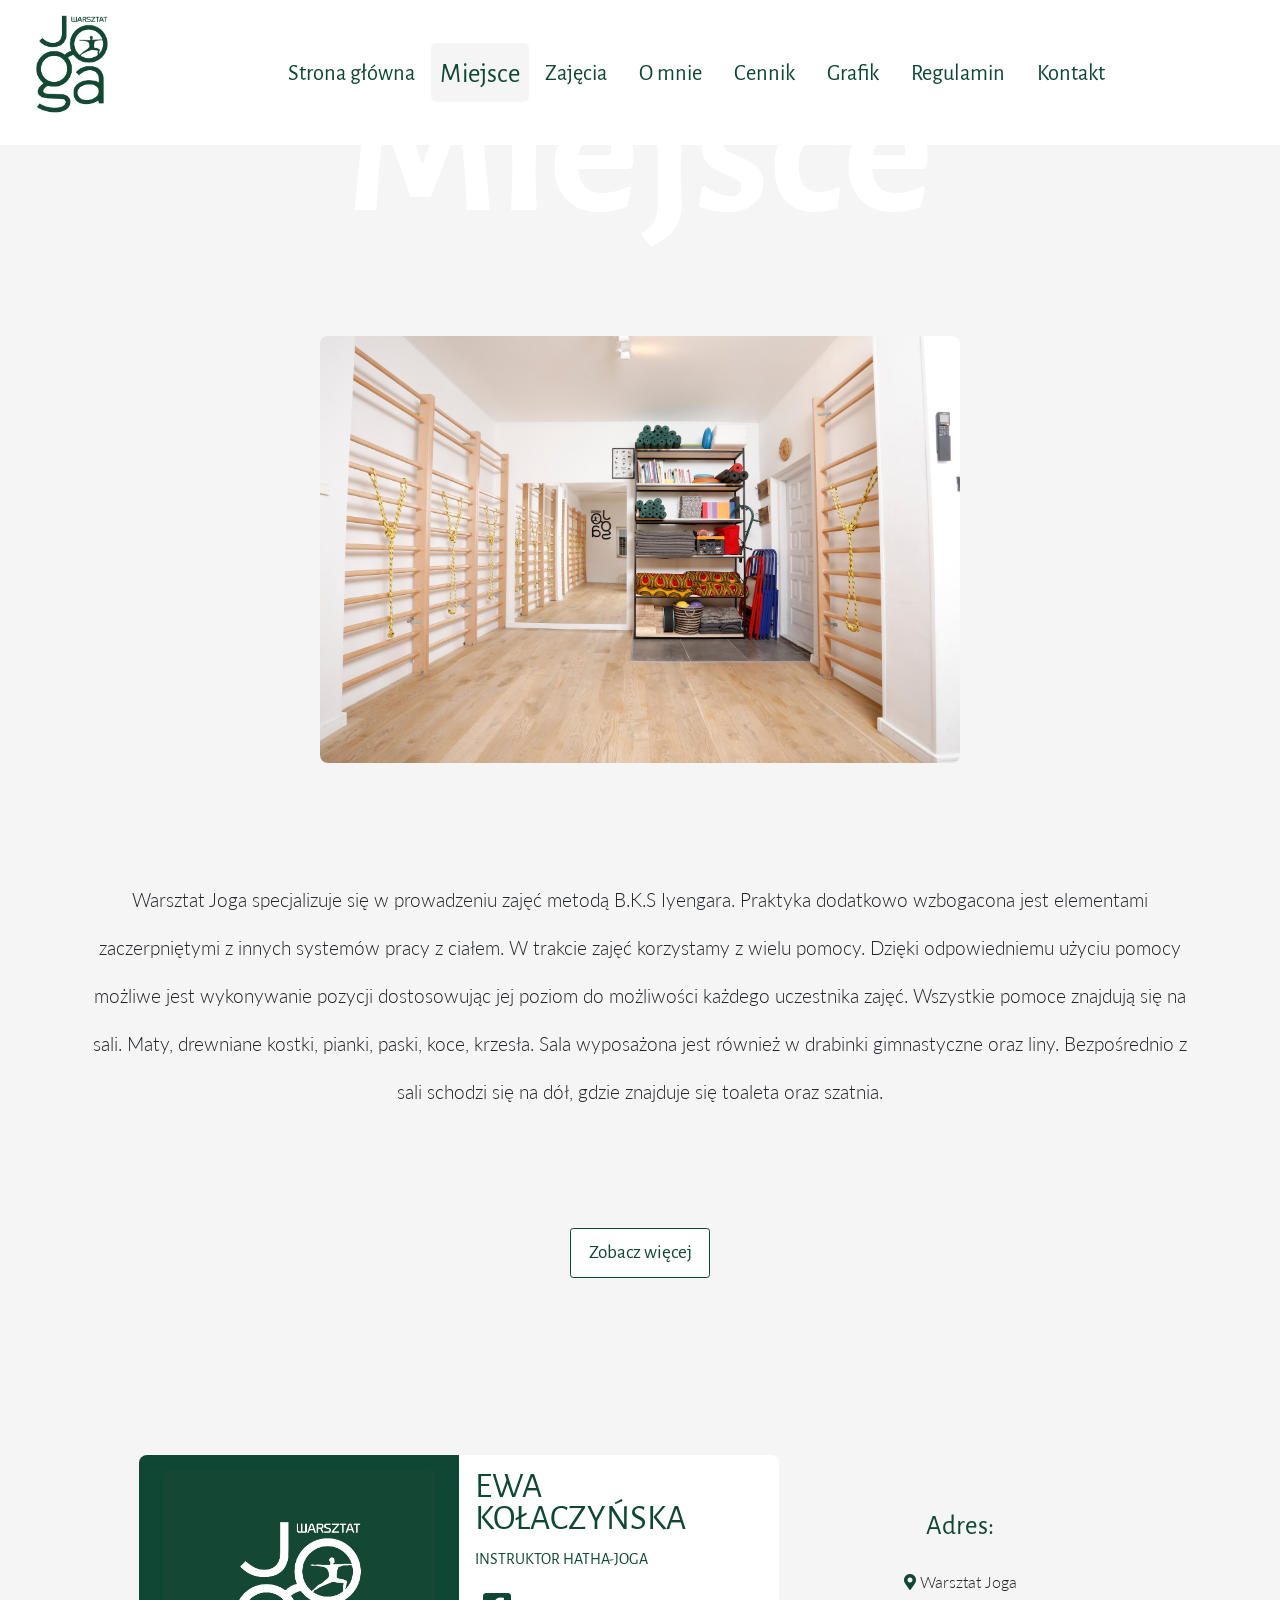
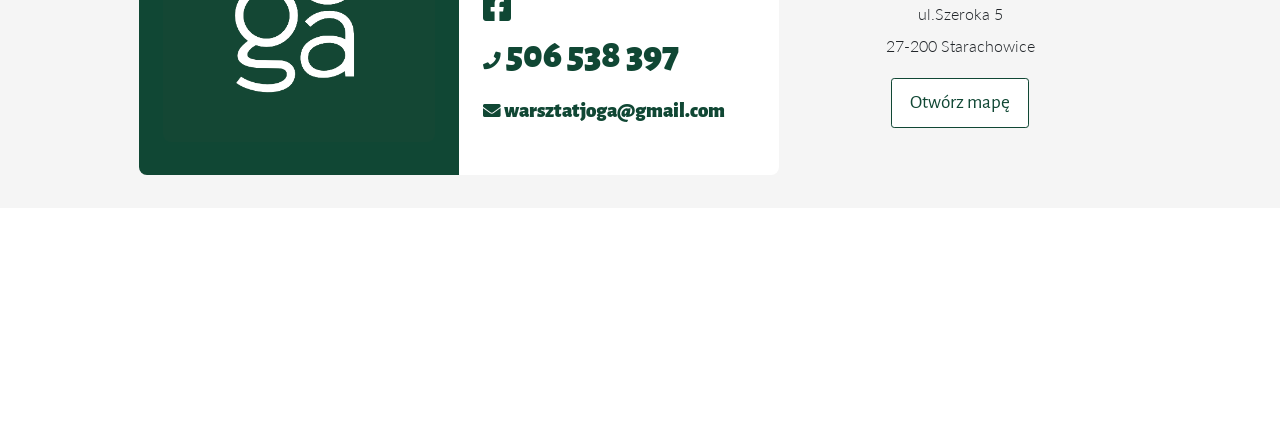
<file: place.html>
<!DOCTYPE html>
<html lang="en">

<head>
    <meta charset="UTF-8">
    <meta name="viewport" content="width=device-width, initial-scale=1.0">
    <meta http-equiv="X-UA-Compatible" content="ie=edge">
    <link rel="icon" type="image/png" href="images/favicon.ico">
    <link
        href="https://fonts.googleapis.com/css2?family=Alegreya+Sans:wght@300;400;700&family=Lato:ital,wght@0,300;0,400;1,300&display=swap"
        rel="stylesheet">
    <link href="https://use.fontawesome.com/releases/v5.0.8/css/all.css" rel="stylesheet">
    <link href="vendor/bootstrap.min.css" rel="stylesheet">
    <link href="vendor/lightbox.css" rel="stylesheet">
    <link rel="stylesheet" href="style.css">
    <title>Warsztat Joga</title>
</head>

<body>
    <!-- Navbar -->
    <nav class="navbar navbar-expand-xl">
        <a href="index.html"><img class="logo" src="images/logo-white.png" alt="logo"></a>
        <button class="navbar-toggler navbar-light" type="button" data-toggle="collapse" data-target="#navbarContent">
            <span class="navbar-toggler-icon"></span>
        </button>
        <div class="collapse navbar-collapse" id="navbarContent">
            <div class="navbar-nav">
                <a href="index.html" class="nav-item nav-link">Strona główna</a>
                <a href="place.html" class="nav-item nav-link active">Miejsce</a>
                <a href="our-offer.html" class="nav-item nav-link">Zajęcia</a>
                <a href="about-me.html" class="nav-item nav-link">O mnie</a>
                <a href="price-list.html" class="nav-item nav-link">Cennik</a>
                <a href="rooster.html" class="nav-item nav-link">Grafik</a>
                <a href="regulations.html" class="nav-item nav-link">Regulamin</a>
                <a href="contact.html" class="nav-item nav-link">Kontakt</a>
            </div>
        </div>
    </nav>
    <section class="top">
        <!-- Place -->
        <h1>Miejsce</h1>
        <div class="container">
            <div class="picture-wrap">
                <a href="images/1.jpg" data-lightbox="gallery"><img class="place-picture img-fluid" src="images/1.jpg"
                        alt="place-picture">
                </a>
            </div>
            <p class="about-studio-text">
                Warsztat Joga specjalizuje się w prowadzeniu zajęć metodą B.K.S Iyengara. Praktyka dodatkowo
                wzbogacona jest elementami zaczerpniętymi z innych systemów pracy z ciałem. W trakcie zajęć
                korzystamy z wielu pomocy. Dzięki odpowiedniemu użyciu pomocy możliwe jest wykonywanie pozycji
                dostosowując jej poziom do możliwości każdego uczestnika zajęć.
                Wszystkie pomoce znajdują się na sali. Maty, drewniane kostki, pianki, paski, koce, krzesła. Sala
                wyposażona jest również w drabinki gimnastyczne oraz liny.
                Bezpośrednio z sali schodzi się na dół, gdzie znajduje się toaleta oraz szatnia.
            </p>
            <a href="images/2.jpg" data-lightbox="gallery"><span class="button-wrap"><button>Zobacz
                        więcej</button></span></a>
            <a href="images/3.jpg" data-lightbox="gallery"></a>
            <a href="images/4.jpg" data-lightbox="gallery"></a>
            <a href="images/5.jpg" data-lightbox="gallery"></a>
            <a href="images/6.jpg" data-lightbox="gallery"></a>
            <a href="images/7.jpg" data-lightbox="gallery"></a>
        </div>
        <!-- Footer -->
        <footer class="container-fluid">
            <div class="row site-footer">
                <div class="footer-col logo-col">
                    <a href="contact.html"><img class="logo-green" src="images/logo-green.png" alt="logo"></a>
                </div>
                <div class="footer-col contact-col">
                    <h2>EWA <br> KOŁACZYŃSKA</h2>
                    <h3 class="text-uppercase">Instruktor hatha-joga</h3>
                    <a href="https://www.facebook.com/warsztatjoga" target="_blank"><i
                            class="fab fa-facebook-square bottle-green facebook-icon"></i><a><br>
                            <a class="phone" href="tel:506538397">
                                <i class="fas fa-phone bottle-green phone-icon"><span class="phone-nr">
                                        506 538 397</span></i>
                            </a><br>
                            <a class="email" href="mailto:ewakolaczynska@gmail.com">
                                <i class="fas fa-envelope bottle-green email-icon"><span class="email-address">
                                        warsztatjoga@gmail.com</span></i>
                            </a><br>
                </div>
                <div class="footer-col  address-col">
                    <h2>Adres:</h2>
                    <p>
                        <i class="fas fa-map-marker-alt bottle-green"></i>
                        Warsztat Joga <br>
                        ul.Szeroka 5 <br> 27-200 Starachowice
                    </p>
                    <div class="button">
                        <a href="https://g.page/warsztatjoga?share" target="_blank"><button class="map-button"> Otwórz
                                mapę</button></a>
                    </div>
                </div>
        </footer>
    </section>

    <!-- Copyright -->
    <section class="container-fluid text-center copyright">
        &copy; Copyright 2020 Warsztat Joga Wszelkie prawa zastrzeżone
        <span class="d-block copyright-designed">Designed by Agnieszka Fila</span>
    </section>


    <script src="https://code.jquery.com/jquery-3.4.1.slim.min.js"
        integrity="sha384-J6qa4849blE2+poT4WnyKhv5vZF5SrPo0iEjwBvKU7imGFAV0wwj1yYfoRSJoZ+n" crossorigin="anonymous">
        </script>
    <script src="https://cdn.jsdelivr.net/npm/popper.js@1.16.0/dist/umd/popper.min.js"
        integrity="sha384-Q6E9RHvbIyZFJoft+2mJbHaEWldlvI9IOYy5n3zV9zzTtmI3UksdQRVvoxMfooAo" crossorigin="anonymous">
        </script>
    <script src="https://stackpath.bootstrapcdn.com/bootstrap/4.4.1/js/bootstrap.min.js"
        integrity="sha384-wfSDF2E50Y2D1uUdj0O3uMBJnjuUD4Ih7YwaYd1iqfktj0Uod8GCExl3Og8ifwB6" crossorigin="anonymous">
        </script>
    <script src="vendor/lightbox-plus-jquery.js"></script>
</body>

</html>
</file>
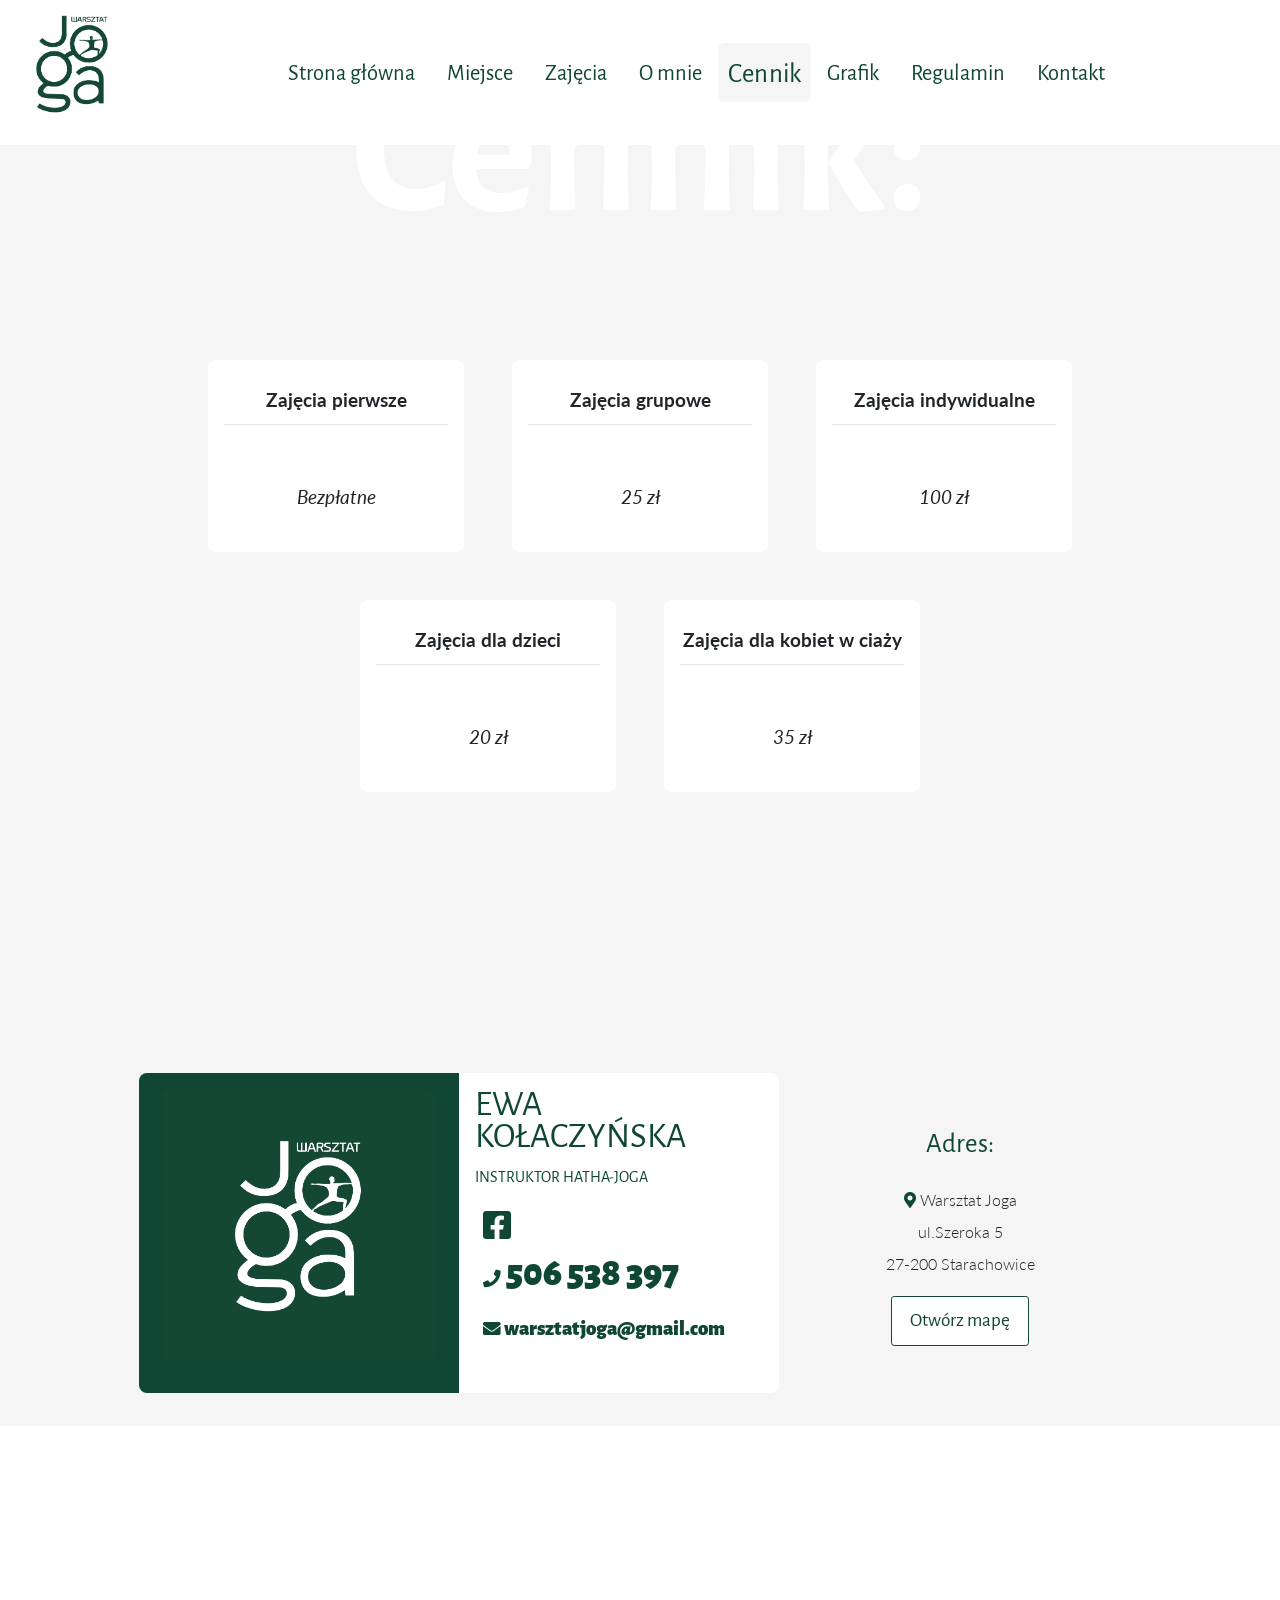
<file: price-list.html>
<!DOCTYPE html>
<html lang="en">

<head>
    <meta charset="UTF-8">
    <meta name="viewport" content="width=device-width, initial-scale=1.0">
    <meta http-equiv="X-UA-Compatible" content="ie=edge">
    <link rel="icon" type="image/png" href="images/favicon.ico">
    <link
        href="https://fonts.googleapis.com/css2?family=Alegreya+Sans:wght@300;400&family=Lato:ital,wght@0,300;0,400;1,300&display=swap"
        rel="stylesheet">
    <link href="https://use.fontawesome.com/releases/v5.0.8/css/all.css" rel="stylesheet">
    <link href="vendor/bootstrap.min.css" rel="stylesheet">
    <link rel="stylesheet" href="style.css">
    <title>Warsztat Joga</title>
</head>

<body>
    <!-- Navbar -->
    <nav class="navbar navbar-expand-xl">
        <a href="index.html"><img class="logo" src="images/logo-white.png" alt="logo"></a>
        <button class="navbar-toggler navbar-light" type="button" data-toggle="collapse" data-target="#navbarContent">
            <span class="navbar-toggler-icon"></span>
        </button>
        <div class="collapse navbar-collapse" id="navbarContent">
            <div class="navbar-nav">
                <a href="index.html" class="nav-item nav-link">Strona główna</a>
                <a href="place.html" class="nav-item nav-link">Miejsce</a>
                <a href="our-offer.html" class="nav-item nav-link">Zajęcia</a>
                <a href="about-me.html" class="nav-item nav-link">O mnie</a>
                <a href="price-list.html" class="nav-item nav-link active">Cennik</a>
                <a href="rooster.html" class="nav-item nav-link">Grafik</a>
                <a href="regulations.html" class="nav-item nav-link">Regulamin</a>
                <a href="contact.html" class="nav-item nav-link">Kontakt</a>
            </div>
        </div>
    </nav>


    <section class="top">
        <h1>Cennik:</h1>
        <div class="container price-list">
            <div class="d-flex justify-content-center flex-wrap">
                <div class="price"><span class="bold">Zajęcia pierwsze</span><br>
                    <hr><br>
                    <span class="italic">Bezpłatne</span></div>
                <div class="price"><span class="bold">Zajęcia grupowe</span><br>
                    <hr><br><span class="italic">25 zł</span></div>
                <div class="price"><span class="bold">Zajęcia indywidualne</span><br>
                    <hr><br><span class="italic">100 zł
                    </span></div>
                <div class="price"><span class="bold">Zajęcia dla dzieci </span><br>
                    <hr><br><span class="italic">20
                        zł</span></div>
                <div class="price"><span class="bold">Zajęcia dla kobiet w ciaży </span><br>
                    <hr><br><span class="italic">35
                        zł</span></div>
            </div>
        </div>
        <!-- Footer -->
        <footer class="container-fluid">
            <div class="row site-footer">
                <div class="footer-col logo-col">
                    <a href="contact.html"><img class="logo-green" src="images/logo-green.png" alt="logo"></a>
                </div>
                <div class="footer-col contact-col">
                    <h2>EWA <br> KOŁACZYŃSKA</h2>
                    <h3 class="text-uppercase">Instruktor hatha-joga</h3>
                    <a href="https://www.facebook.com/warsztatjoga" target="_blank"><i
                            class="fab fa-facebook-square bottle-green facebook-icon"></i><a><br>
                            <a class="phone" href="tel:506538397">
                                <i class="fas fa-phone bottle-green phone-icon"><span class="phone-nr">
                                        506 538 397</span></i>
                            </a><br>
                            <a class="email" href="mailto:ewakolaczynska@gmail.com">
                                <i class="fas fa-envelope bottle-green email-icon"><span class="email-address">
                                        warsztatjoga@gmail.com</span></i>
                            </a><br>
                </div>
                <div class="footer-col  address-col">
                    <h2>Adres:</h2>
                    <p>
                        <i class="fas fa-map-marker-alt bottle-green"></i>
                        Warsztat Joga <br>
                        ul.Szeroka 5 <br> 27-200 Starachowice
                    </p>
                    <div class="button">
                        <a href="https://g.page/warsztatjoga?share" target="_blank"><button class="map-button"> Otwórz
                                mapę</button></a>
                    </div>
                </div>
        </footer>
    </section>

    <!-- Copyright -->
    <section class="container-fluid text-center copyright">
        &copy; Copyright 2020 Warsztat Joga Wszelkie prawa zastrzeżone
        <span class="d-block copyright-designed">Designed by Agnieszka Fila</span>
    </section>

    <script src="https://code.jquery.com/jquery-3.4.1.slim.min.js"
        integrity="sha384-J6qa4849blE2+poT4WnyKhv5vZF5SrPo0iEjwBvKU7imGFAV0wwj1yYfoRSJoZ+n" crossorigin="anonymous">
        </script>
    <script src="https://cdn.jsdelivr.net/npm/popper.js@1.16.0/dist/umd/popper.min.js"
        integrity="sha384-Q6E9RHvbIyZFJoft+2mJbHaEWldlvI9IOYy5n3zV9zzTtmI3UksdQRVvoxMfooAo" crossorigin="anonymous">
        </script>
    <script src="https://stackpath.bootstrapcdn.com/bootstrap/4.4.1/js/bootstrap.min.js"
        integrity="sha384-wfSDF2E50Y2D1uUdj0O3uMBJnjuUD4Ih7YwaYd1iqfktj0Uod8GCExl3Og8ifwB6" crossorigin="anonymous">
        </script>

</body>

</html>
</file>
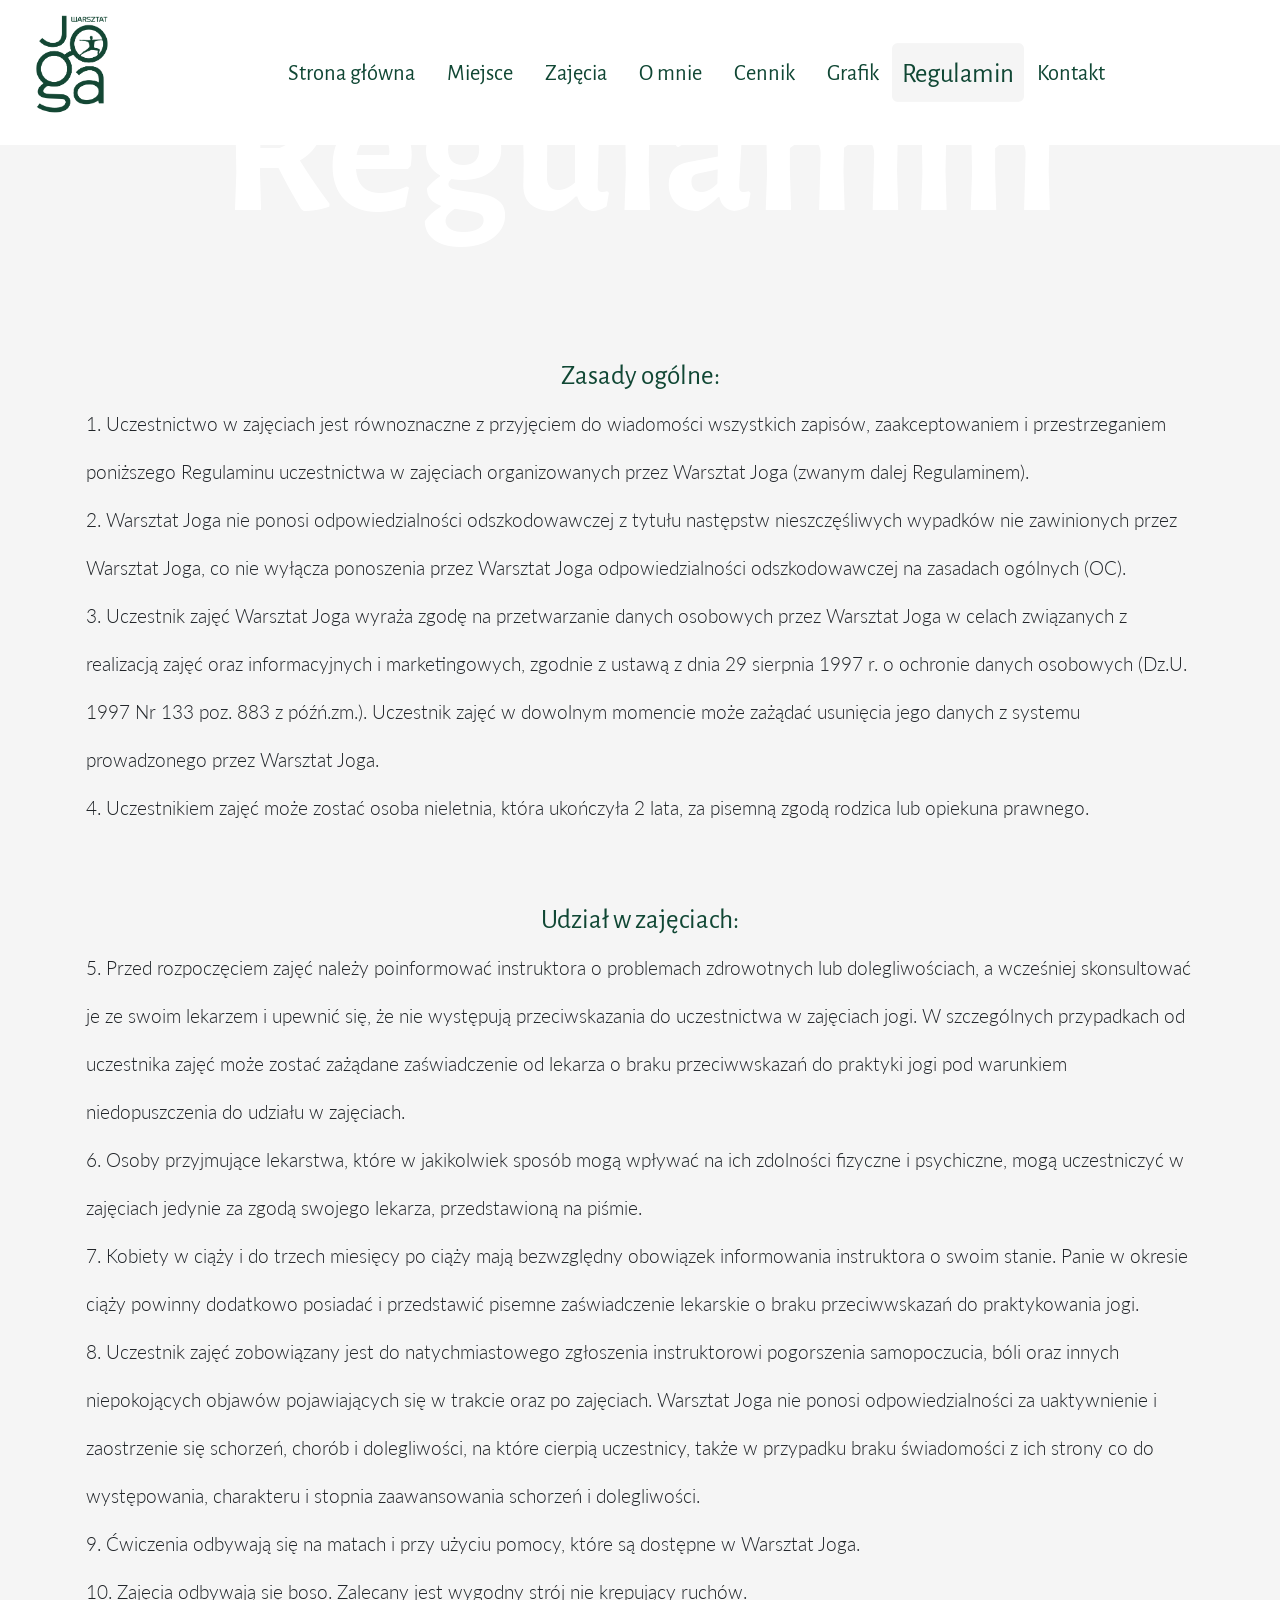
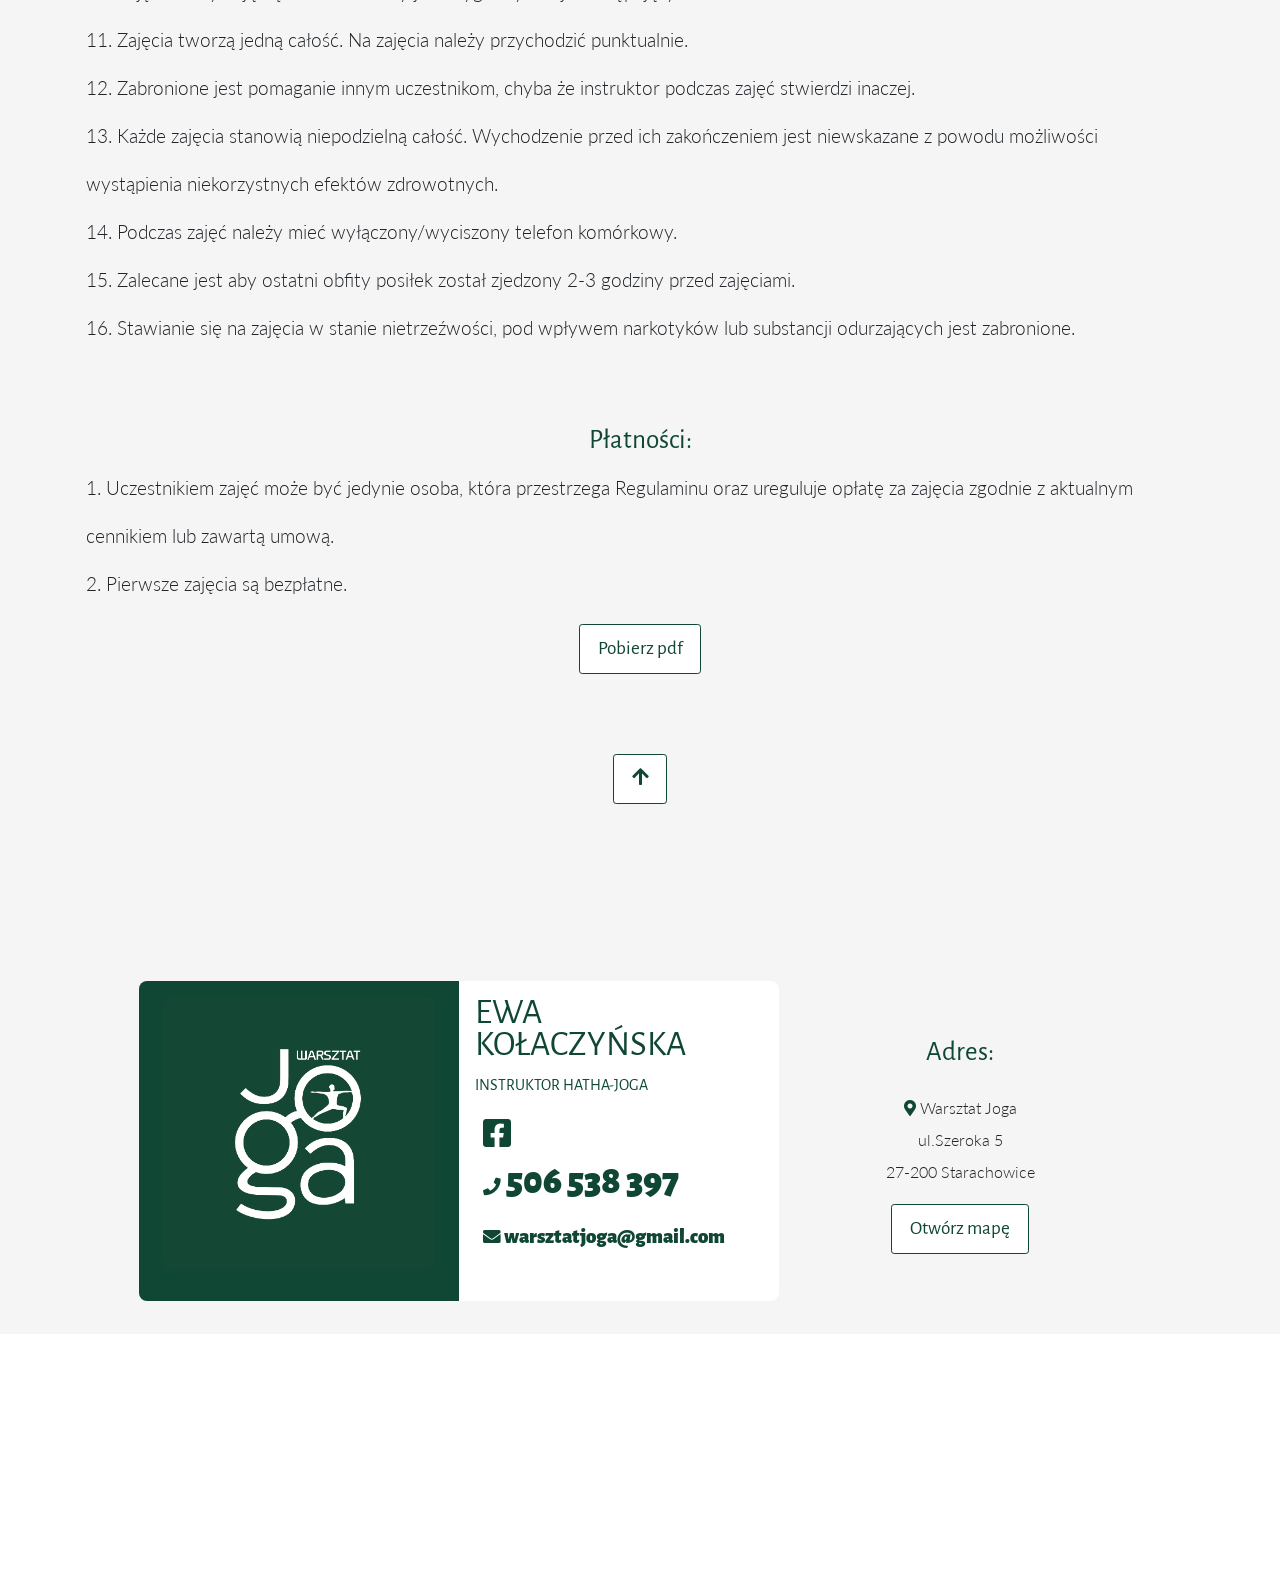
<file: regulations.html>
<!DOCTYPE html>
<html lang="en">

<head>
    <meta charset="UTF-8">
    <meta name="viewport" content="width=device-width, initial-scale=1.0">
    <meta http-equiv="X-UA-Compatible" content="ie=edge">
    <link rel="icon" type="image/png" href="images/favicon.ico">
    <link href="https://fonts.googleapis.com/css2?family=Alegreya+Sans:wght@300;400&family=Lato:ital,wght@0,300;0,400;1,300&display=swap" rel="stylesheet">
    <link href="https://use.fontawesome.com/releases/v5.0.8/css/all.css" rel="stylesheet">
    <link href="vendor/bootstrap.min.css" rel="stylesheet">
    <link rel="stylesheet" href="style.css">
    <title>Warsztat Joga</title>
</head>

<body>
    <!-- Navbar -->
    <nav class="navbar navbar-expand-xl">
        <a href="index.html"><img class="logo" src="images/logo-white.png" alt="logo"></a>
        <button class="navbar-toggler navbar-light" type="button" data-toggle="collapse" data-target="#navbarContent">
            <span class="navbar-toggler-icon"></span>
        </button>
        <div class="collapse navbar-collapse" id="navbarContent">
            <div class="navbar-nav">
                <a href="index.html" class="nav-item nav-link">Strona główna</a>
                <a href="gallery.html" class="nav-item nav-link">Miejsce</a>
                <a href="our-offer.html" class="nav-item nav-link">Zajęcia</a>
                <a href="about-me.html" class="nav-item nav-link">O mnie</a>
                <a href="price-list.html" class="nav-item nav-link">Cennik</a>
                <a href="rooster.html" class="nav-item nav-link">Grafik</a>
                <a href="regulations.html" class="nav-item nav-link active">Regulamin</a>
                <a href="contact.html" class="nav-item nav-link">Kontakt</a>
            </div>
        </div>
    </nav>
    <section class="top">
            <h1>Regulamin</h1>
            <ol class="container regulations">
                <h2>Zasady ogólne:</h2>
                <li>1. Uczestnictwo w zajęciach jest równoznaczne z przyjęciem do wiadomości wszystkich zapisów,
                    zaakceptowaniem i przestrzeganiem poniższego Regulaminu uczestnictwa w zajęciach organizowanych
                    przez
                    Warsztat Joga (zwanym dalej Regulaminem).</li>
                <li>2. Warsztat Joga nie ponosi odpowiedzialności odszkodowawczej z tytułu następstw nieszczęśliwych
                    wypadków nie zawinionych przez Warsztat Joga, co nie wyłącza ponoszenia przez Warsztat Joga
                    odpowiedzialności odszkodowawczej na zasadach ogólnych (OC).</li>
                <li>3. Uczestnik zajęć Warsztat Joga wyraża zgodę na przetwarzanie danych osobowych przez Warsztat Joga
                    w
                    celach związanych z realizacją zajęć oraz informacyjnych i marketingowych, zgodnie z ustawą z dnia
                    29 sierpnia 1997 r. o ochronie danych osobowych (Dz.U. 1997 Nr 133 poz. 883 z późń.zm.). Uczestnik
                    zajęć
                    w dowolnym momencie może zażądać usunięcia jego danych z systemu prowadzonego przez Warsztat Joga.
                </li>
                <li>4. Uczestnikiem zajęć może zostać osoba nieletnia, która ukończyła 2 lata, za pisemną zgodą rodzica
                    lub
                    opiekuna prawnego.</li>
                <br>
                <h2>Udział w zajęciach:</h2>
                <li>5. Przed rozpoczęciem zajęć należy poinformować instruktora o problemach zdrowotnych lub
                    dolegliwościach, a wcześniej skonsultować je ze swoim lekarzem i upewnić się, że nie występują
                    przeciwskazania do uczestnictwa w zajęciach jogi. W szczególnych przypadkach od uczestnika zajęć
                    może
                    zostać zażądane zaświadczenie od lekarza o braku przeciwwskazań do praktyki jogi pod warunkiem
                    niedopuszczenia do udziału w zajęciach.</li>
                <li>6. Osoby przyjmujące lekarstwa, które w jakikolwiek sposób mogą wpływać na ich zdolności fizyczne i
                    psychiczne, mogą uczestniczyć w zajęciach jedynie za zgodą swojego lekarza, przedstawioną na piśmie.
                </li>
                <li>7. Kobiety w ciąży i do trzech miesięcy po ciąży mają bezwzględny obowiązek informowania instruktora
                    o
                    swoim stanie. Panie w okresie ciąży powinny dodatkowo posiadać i przedstawić pisemne zaświadczenie
                    lekarskie o braku przeciwwskazań do praktykowania jogi.</li>
                8. Uczestnik zajęć zobowiązany jest do natychmiastowego zgłoszenia instruktorowi pogorszenia
                samopoczucia,
                bóli oraz innych niepokojących objawów pojawiających się w trakcie oraz po zajęciach. Warsztat Joga nie
                ponosi odpowiedzialności za uaktywnienie i zaostrzenie się schorzeń, chorób i dolegliwości, na które
                cierpią
                uczestnicy, także w przypadku braku świadomości z ich strony co do występowania, charakteru i stopnia
                zaawansowania schorzeń i dolegliwości.
                <li>9. Ćwiczenia odbywają się na matach i przy użyciu pomocy, które są dostępne w Warsztat Joga.</li>
                <li>10. Zajęcia odbywają się boso. Zalecany jest wygodny strój nie krępujący ruchów.</li>
                <li>11. Zajęcia tworzą jedną całość. Na zajęcia należy przychodzić punktualnie.</li>
                <li>12. Zabronione jest pomaganie innym uczestnikom, chyba że instruktor podczas zajęć stwierdzi
                    inaczej.
                </li>
                <li>13. Każde zajęcia stanowią niepodzielną całość. Wychodzenie przed ich zakończeniem jest niewskazane
                    z
                    powodu możliwości wystąpienia niekorzystnych efektów zdrowotnych.</li>
                <li>14. Podczas zajęć należy mieć wyłączony/wyciszony telefon komórkowy. </li>
                <li>15. Zalecane jest aby ostatni obfity posiłek został zjedzony 2-3 godziny przed zajęciami.</li>
                <li>16. Stawianie się na zajęcia w stanie nietrzeźwości, pod wpływem narkotyków lub substancji
                    odurzających
                    jest zabronione.</li>
                <br>
                <h2>Płatności:</h2>
                <li>1. Uczestnikiem zajęć może być jedynie osoba, która przestrzega Regulaminu oraz ureguluje opłatę za
                    zajęcia zgodnie z aktualnym cennikiem lub zawartą umową.</li>
                <li>2. Pierwsze zajęcia są bezpłatne.</li>
                <section class="download">
                    <button type="download">Pobierz pdf</button>
                </section>
            </ol>
            
            <section class="go-up">
                <button class="up"><i class="fas fa-arrow-up"></i></button>
            </section>
        <!-- Footer -->
        <footer class="container-fluid">
            <div class="row site-footer">
                <div class="footer-col logo-col">
                    <a href="contact.html"><img class="logo-green" src="images/logo-green.png" alt="logo"></a>
                </div>
                <div class="footer-col contact-col">
                    <h2>EWA <br> KOŁACZYŃSKA</h2>
                    <h3 class="text-uppercase">Instruktor hatha-joga</h3>
                    <a href="https://www.facebook.com/warsztatjoga" target="_blank"><i
                            class="fab fa-facebook-square bottle-green facebook-icon"></i><a><br>
                            <a class="phone" href="tel:506538397">
                                <i class="fas fa-phone bottle-green phone-icon"><span class="phone-nr">
                                        506 538 397</span></i>
                            </a><br>
                            <a class="email" href="mailto:ewakolaczynska@gmail.com">
                                <i class="fas fa-envelope bottle-green email-icon"><span class="email-address">
                                        warsztatjoga@gmail.com</span></i>
                            </a><br>
                </div>
                <div class="footer-col  address-col">
                    <h2>Adres:</h2>
                    <p>
                        <i class="fas fa-map-marker-alt bottle-green"></i>
                        Warsztat Joga <br>
                        ul.Szeroka 5 <br> 27-200 Starachowice
                    </p>
                    <div class="button">
                        <a href="https://g.page/warsztatjoga?share" target="_blank"><button class="map-button"> Otwórz
                                mapę</button></a>
                    </div>
                </div>
        </footer>
    </section>

    <!-- Copyright -->
    <section class="container-fluid text-center copyright">
        &copy; Copyright 2020 Warsztat Joga Wszelkie prawa zastrzeżone
        <span class="d-block copyright-designed">Designed by Agnieszka Fila</span>
    </section>

    <script src="https://code.jquery.com/jquery-3.4.1.slim.min.js"
        integrity="sha384-J6qa4849blE2+poT4WnyKhv5vZF5SrPo0iEjwBvKU7imGFAV0wwj1yYfoRSJoZ+n" crossorigin="anonymous">
        </script>
    <script src="https://cdn.jsdelivr.net/npm/popper.js@1.16.0/dist/umd/popper.min.js"
        integrity="sha384-Q6E9RHvbIyZFJoft+2mJbHaEWldlvI9IOYy5n3zV9zzTtmI3UksdQRVvoxMfooAo" crossorigin="anonymous">
        </script>
    <script src="https://stackpath.bootstrapcdn.com/bootstrap/4.4.1/js/bootstrap.min.js"
        integrity="sha384-wfSDF2E50Y2D1uUdj0O3uMBJnjuUD4Ih7YwaYd1iqfktj0Uod8GCExl3Og8ifwB6" crossorigin="anonymous">
    </script>
    <script type="text/javascript" src="app.js"></script>

</body>

</html>
</file>
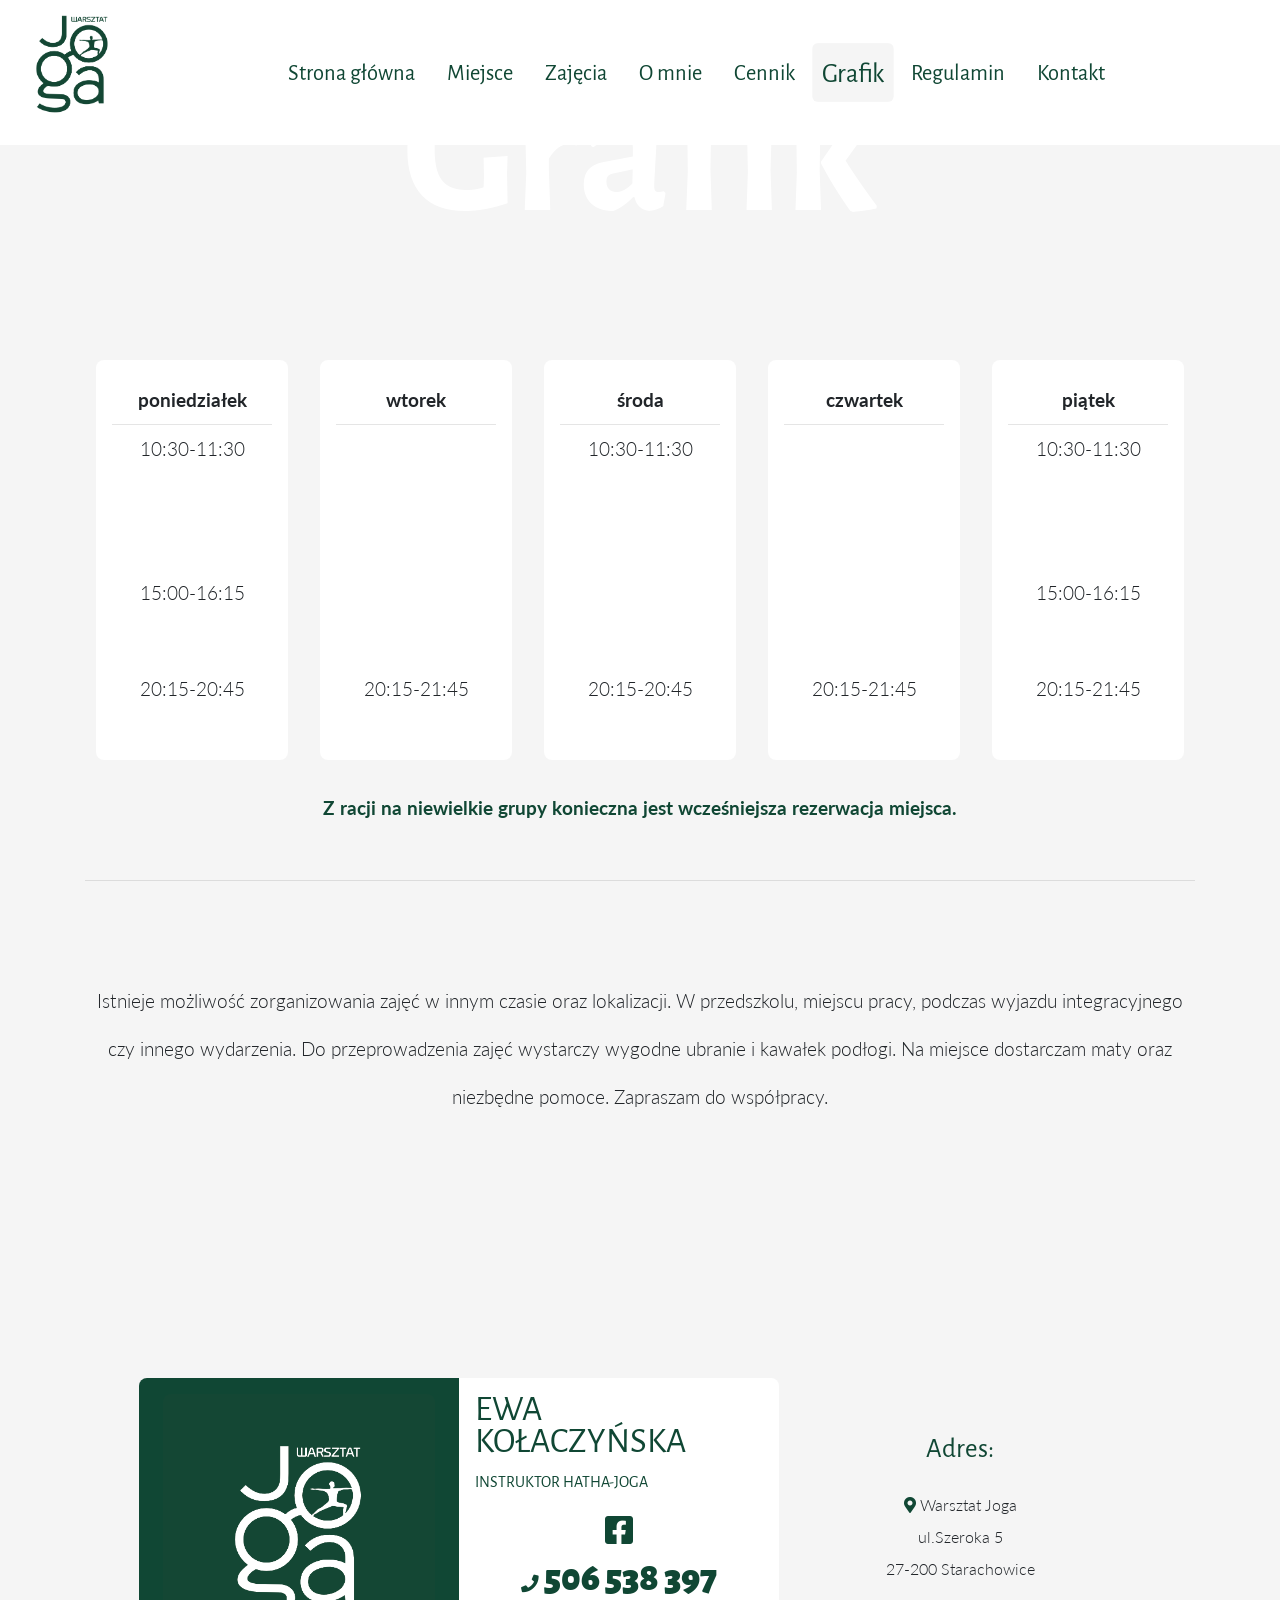
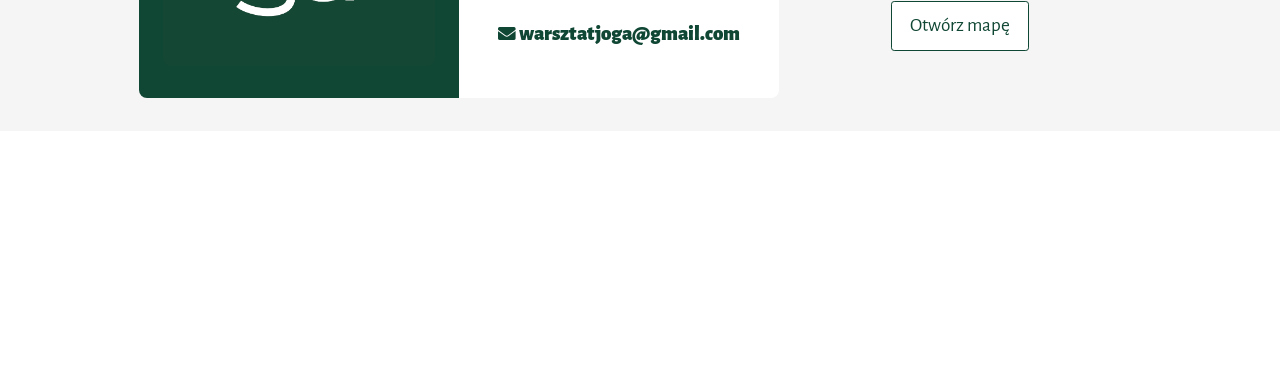
<file: rooster.html>
<!DOCTYPE html>
<html lang="en">

<head>
    <meta charset="UTF-8">
    <meta name="viewport" content="width=device-width, initial-scale=1.0">
    <meta http-equiv="X-UA-Compatible" content="ie=edge">
    <link rel="icon" type="image/png" href="images/favicon.ico">
    <link
        href="https://fonts.googleapis.com/css2?family=Alegreya+Sans:wght@300;400&family=Lato:ital,wght@0,300;0,400;1,300&display=swap"
        rel="stylesheet">
    <link href="https://use.fontawesome.com/releases/v5.0.8/css/all.css" rel="stylesheet">
    <link href="vendor/bootstrap.min.css" rel="stylesheet">
    <link rel="stylesheet" href="style.css">
    <title>Warsztat Joga</title>
</head>

<body>
    <!-- Navbar -->
    <nav class="navbar navbar-expand-xl">
        <a href="index.html"><img class="logo" src="images/logo-white.png" alt="logo"></a>
        <button class="navbar-toggler navbar-light" type="button" data-toggle="collapse" data-target="#navbarContent">
            <span class="navbar-toggler-icon"></span>
        </button>
        <div class="collapse navbar-collapse" id="navbarContent">
            <div class="navbar-nav">
                <a href="index.html" class="nav-item nav-link">Strona główna</a>
                <a href="place.html" class="nav-item nav-link">Miejsce</a>
                <a href="our-offer.html" class="nav-item nav-link">Zajęcia</a>
                <a href="about-me.html" class="nav-item nav-link">O mnie</a>
                <a href="price-list.html" class="nav-item nav-link">Cennik</a>
                <a href="rooster.html" class="nav-item nav-link active">Grafik</a>
                <a href="regulations.html" class="nav-item nav-link">Regulamin</a>
                <a href="contact.html" class="nav-item nav-link">Kontakt</a>
            </div>
        </div>
    </nav>

    <section class="top">
        <h1>Grafik</h1>
        <div class="container-fluid text-center">
            <div class="d-flex justify-content-center flex-wrap">
                <div class="rooster"><span class="bold">poniedziałek</span><br>
                    <hr>10:30-11:30<br><br><br>15:00-16:15<br><br>20:15-20:45</div>
                <div class="rooster"><span class="bold">wtorek</span><br>
                    <hr><br><br><br><br><br>20:15-21:45</div>
                <div class="rooster"><span class="bold">środa</span><br>
                    <hr>10:30-11:30<br><br><br><br><br>20:15-20:45</div>
                <div class="rooster"><span class="bold">czwartek</span><br>
                    <hr><br><br><br><br><br>20:15-21:45</div>
                <div class="rooster"><span class="bold">piątek</span><br>
                    <hr>10:30-11:30<br><br><br>15:00-16:15<br><br>20:15-21:45</div>
            </div>
            <span class="bold-green">Z racji na niewielkie grupy konieczna jest wcześniejsza rezerwacja
                miejsca.</span><br><br>
            <div class="container">
                <hr>
                <p>
                    Istnieje możliwość zorganizowania zajęć w innym czasie oraz lokalizacji. W przedszkolu, miejscu
                    pracy,
                    podczas wyjazdu integracyjnego czy innego wydarzenia. Do przeprowadzenia zajęć wystarczy wygodne
                    ubranie i
                    kawałek podłogi. Na miejsce dostarczam maty oraz niezbędne pomoce.
                    Zapraszam do współpracy.
                </p>
            </div>
            <!-- Footer -->
            <footer class="container-fluid">
                <div class="row site-footer">
                    <div class="footer-col logo-col">
                        <a href="contact.html"><img class="logo-green" src="images/logo-green.png" alt="logo"></a>
                    </div>
                    <div class="footer-col contact-col">
                        <h2>EWA <br> KOŁACZYŃSKA</h2>
                        <h3 class="text-uppercase">Instruktor hatha-joga</h3>
                        <a href="https://www.facebook.com/warsztatjoga" target="_blank"><i
                                class="fab fa-facebook-square bottle-green facebook-icon"></i><a><br>
                                <a class="phone" href="tel:506538397">
                                    <i class="fas fa-phone bottle-green phone-icon"><span class="phone-nr">
                                            506 538 397</span></i>
                                </a><br>
                                <a class="email" href="mailto:ewakolaczynska@gmail.com">
                                    <i class="fas fa-envelope bottle-green email-icon"><span class="email-address">
                                            warsztatjoga@gmail.com</span></i>
                                </a><br>
                    </div>
                    <div class="footer-col  address-col">
                        <h2>Adres:</h2>
                        <p>
                            <i class="fas fa-map-marker-alt bottle-green"></i>
                            Warsztat Joga <br>
                            ul.Szeroka 5 <br> 27-200 Starachowice
                        </p>
                        <div class="button">
                            <a href="https://g.page/warsztatjoga?share" target="_blank"><button class="map-button"> Otwórz
                                    mapę</button></a>
                        </div>
                    </div>
            </footer>
    </section>

    <!-- Copyright -->
    <section class="container-fluid text-center copyright">
        &copy; Copyright 2020 Warsztat Joga Wszelkie prawa zastrzeżone
        <span class="d-block copyright-designed">Designed by Agnieszka Fila</span>
    </section>

    <script src="https://code.jquery.com/jquery-3.4.1.slim.min.js"
        integrity="sha384-J6qa4849blE2+poT4WnyKhv5vZF5SrPo0iEjwBvKU7imGFAV0wwj1yYfoRSJoZ+n" crossorigin="anonymous">
        </script>
    <script src="https://cdn.jsdelivr.net/npm/popper.js@1.16.0/dist/umd/popper.min.js"
        integrity="sha384-Q6E9RHvbIyZFJoft+2mJbHaEWldlvI9IOYy5n3zV9zzTtmI3UksdQRVvoxMfooAo" crossorigin="anonymous">
        </script>
    <script src="https://stackpath.bootstrapcdn.com/bootstrap/4.4.1/js/bootstrap.min.js"
        integrity="sha384-wfSDF2E50Y2D1uUdj0O3uMBJnjuUD4Ih7YwaYd1iqfktj0Uod8GCExl3Og8ifwB6" crossorigin="anonymous">
        </script>

</body>

</html>
</file>
<file: style.css>
/* Eric Meyer's Reset CSS v2.0 - http://cssreset.com */
html,body,div,span,applet,object,iframe,h1,h2,h3,h4,h5,h6,p,blockquote,pre,a,abbr,acronym,address,big,cite,code,del,dfn,em,img,ins,kbd,q,s,samp,small,strike,strong,sub,sup,tt,var,b,u,i,center,dl,dt,dd,ol,ul,li,fieldset,form,label,legend,table,caption,tbody,tfoot,thead,tr,th,td,article,aside,canvas,details,embed,figure,figcaption,footer,header,hgroup,menu,nav,output,ruby,section,summary,time,mark,audio,video{border:0;font-size:100%;font:inherit;vertical-align:baseline;margin:0;padding:0}article,aside,details,figcaption,figure,footer,header,hgroup,menu,nav,section{display:block}body{line-height:1}ol,ul{list-style:none}blockquote,q{quotes:none}blockquote:before,blockquote:after,q:before,q:after{content:none}table{border-collapse:collapse;border-spacing:0}

/* Global style */
body {
    font-family: 'Lato', sans-serif;
    font-size: 1.2rem;
    line-height: 3rem;
}

h1 {
    color: #ffffff;
    font-size: 5rem;
    font-family: 'Alegreya Sans', sans-serif; 
    font-weight: 700;
    text-align: center; 
    margin-bottom: 2rem;
}

@media screen and (min-width: 768px) {
    h1 {
        font-size: 12rem;
        margin-bottom: 10rem;
    }
}

h2 {
    color: #104734;
    font-size: 1.7rem;
    font-weight: 400;
    text-align: center;
    font-family: 'Alegreya Sans', sans-serif;   
    padding-top: 1rem;
}

h3 {
    color: #104734;
    font-size: 1rem;
    text-align: left;
    font-family: 'Alegreya Sans', sans-serif;   
}

p {
    margin: 2rem 0;
    font-weight: 300;
    text-align: center;
}

@media screen and (min-width: 768px) {
    p {
        margin: 6rem 0;
    }   
}

.logo {
    width: 4rem; 
}

@media screen and (min-width: 768px) {
    .logo {
        width: 7rem; 
    }
}

/* Navbar */
.navbar {
    background-color: #ffffff;
}

@media screen and (min-width: 1200px) {
    .navbar {
        width: 100%;
        position: fixed;
        z-index: 1;
        top: 0;
    }
}

@media screen and (min-width: 1200px) {
    #navbarContent {
        display: flex;
        justify-content: space-around;
    }
}

.nav-item {
    color: #303030;
    font-family: 'Alegreya Sans', sans-serif;
    font-size: 1.4rem;
    border-top: 1px solid #dcdcdc;
}

@media screen and (min-width: 1200px) {
    .nav-item {
        border-top: 1px solid transparent;
        padding: 0;
        margin: 0 .5rem;
        border-radius: .3rem;
        transition: .5s;
        color: #104734;
    }
} 

.nav-item:hover {
    color: #104734;    
}

@media screen and (min-width: 1200px) {
    .nav-item:hover {
        transform: scale(1.2);
        border-radius: .3rem;
    }
}

@media screen and (min-width: 1200px) {
    .active {
        transform: scale(1.2);
        background-color:#f5f5f5;
    }
}

hr {
    margin: 0;
}

/* Top */
.top {
    margin-bottom: 15rem;
    background-color: #f5f5f5;
}

@media screen and (min-width: 1200px) {
    .top {
        margin: 8rem 0 15rem;
    }   
}

.about-joga-text {
    margin-top: 65%;
    padding: 1rem 1rem .5rem;
}

@media screen and (min-width: 768px) {
    .about-joga-text {
        padding: 3rem 1rem 2rem;
    }
}

.wrap {
    position: relative;
}

.background {
    position: absolute;
    transition: opacity 2s ease;
    width: 100%;
}

.background:hover {
    opacity: 0;
}

/*Place*/
.picture-wrap, .button-wrap {
    display: flex;
    justify-content: center;
}

.place-picture {
    width: 40rem;
    padding: 0;
    border-radius: .5rem;
}

a img {
    transition: 1s;
    padding: 3%;
}

a img:hover {
    transform: scale(1.1);
    color: #104734;
}

/* Rodzaje zajec */
.our-offer {
    font-weight: 300;
    text-align: center;
}

.classes {
    padding: 1rem;
    margin: 3rem 0;
}

@media screen and (min-width: 768px) {
    .classes {
        padding: 2rem 10rem;
        margin: 5rem 2rem;
    }
}

.picture-class {
    width: 100%
    
}

@media screen and (min-width: 768px) {
    .picture-class {
        width: 85%;
        padding: 0;
        margin: 1rem 0 2rem;
        border-radius: .5rem;
    }
}

/* About me */
.about-me {
    background-color: #f5f5f5;
    padding: 0 10%;
    display: flex;
    justify-content: center ;
}

.my-picture {
    width: 100%; 
    border-radius: .5rem;
}

.text-about-me {
    font-weight: 300;
    text-align: center;
}

/* Cennik */
.price-list {
    background-color: #f5f5f5;
    padding-bottom: 6rem;
}

.price {
    width: 16rem;
    height: 12rem;
    background-color: #ffffff;
    border-radius: .5rem;
    padding: 1rem;
    margin: 1.5rem 1.5rem;
    text-align: center;
}

.italic {
    font-style: italic;
}

.bold {
    font-weight: 700;
    width: 8rem;
}

/* Rooster */
.rooster {
    width: 12rem;
    height: 25rem;
    background-color: #ffffff;
    border-radius: .5rem;
    padding: 1rem;
    margin: 1.5rem 1rem;
    font-weight: 300;
}

.bold-green {
    color: #104734;
    font-weight: 700;
}

/* Regulamin */
.regulations {
    font-weight: 300;
    padding: 0 1rem;
    margin-bottom: 3rem;
}

.download {
    display: flex;
    justify-content:  center;
}

/* Kontakt */
.contact {
    display: flex;
    justify-content: center;
    padding-bottom: 6rem;
}

.contact p {
    padding: 0 1rem 0;
    margin: 0;
}

.form {
    padding: 4rem;
}

/*Go up*/
.go-up {
    text-align: center;
}

/* Stopka */
.footer-col{
    padding: 0;
    margin: 0;
}
.site-footer {
    padding-top: 8rem;
    background-color: #f5f5f5;
    display: flex;
    justify-content: center;
    align-items: center;
}

.logo-green {
    border-radius: .5rem;
    width: 17rem;
    background-color: #ffffff;
    padding: 0;
    margin: 0;
}

.bottle-green {
    color: #104734;
}

.logo-col {
   width: 18rem; 
   height: 18rem;
   border-top-left-radius: .5rem;
   border-top-right-radius: .5rem;
   display: flex;
   align-items: center;
   justify-content: center;
   background-color: #104734;
}

@media screen and (min-width: 768px) {
    .logo-col {
        width: 20rem; 
        height: 20rem;
        border-top-right-radius: 0;
        border-top-left-radius: .5rem;
        border-bottom-left-radius: .5rem;    
    }    
}

.contact-col {
    width: 18rem; 
    height: 18rem;
    background-color: #ffffff;
    padding: 1rem;
    border-bottom-left-radius: .5rem;
    border-bottom-right-radius: .5rem;
}    
    
@media screen and (min-width: 768px) {
    .contact-col {
        width: 20rem; 
        height: 20rem;
        border-bottom-left-radius: 0;
        border-top-right-radius: .5rem;    
    }
}

.address-col  {
    background-color: #f5f5f5;
    padding: 1rem 4rem 4rem;
}

@media screen and (min-width: 768px) {
    .address-col  {
        background-color: #f5f5f5;
        padding: 4rem;
        margin: 0 2rem;
    }
}

.contact-col h2 {
    text-align: left;
    font-size: 2.2rem;
    line-height: 2rem;
    padding: 0;
}

.phone-nr {
    font-family: 'Alegreya Sans', sans-serif;
    font-size: 2.4rem;
}

.email-address {
    font-family: 'Alegreya Sans', sans-serif;
    font-size: 1.3rem;
}

.facebook-icon {
    font-size: 2rem;
    margin: .5rem;
    transition: .5s;
}

.phone-icon, .email-icon {
    transition: .5s;
}

.phone, .email {
    font-family: 'Alegreya Sans', sans-serif;
    font-size: 1.1rem;
    padding: .5rem;
    border-radius: .3rem;
    transition: 1s;
}

.phone-icon:hover, .email-icon:hover {
    transform: scale(1.1);
    border-radius: .3rem;
}

.facebook-icon:hover {
    transform: scale(1.2);
    text-decoration: none;
    border-radius: .3rem;
}

.footer-col p {
    font-size: 1rem;
    line-height: 2rem;
    margin: 0;
    padding-top: 1rem;
}

.map {
    display: flex;
    justify-content: center;
    margin-top: 2rem;
}
button {
    color: #104734;
    background-color: #ffffff;
    font-family: 'Alegreya Sans', sans-serif;
    font-size: 1.2rem;
    padding: 0 1.1rem;
    margin: 1rem;
    border-radius: .2rem;
    border: 1px solid #104734;
    cursor: pointer;
}

button:hover {
    background-color: #f5f5f5;    
}

/* Copyright */
.copyright {
    padding: 10rem 0 2rem;
    position: fixed;
    bottom: 0;
    z-index: -1;
    font-size: .9rem;
    color: #a9a9a9;
    background-color: #383838;
}

@media screen and (min-width: 768px) {
    .copyright {
        bottom: 0;
        z-index: -1;
    }
}

.copyright-designed {
    font-size: .7rem;
}
</file>
